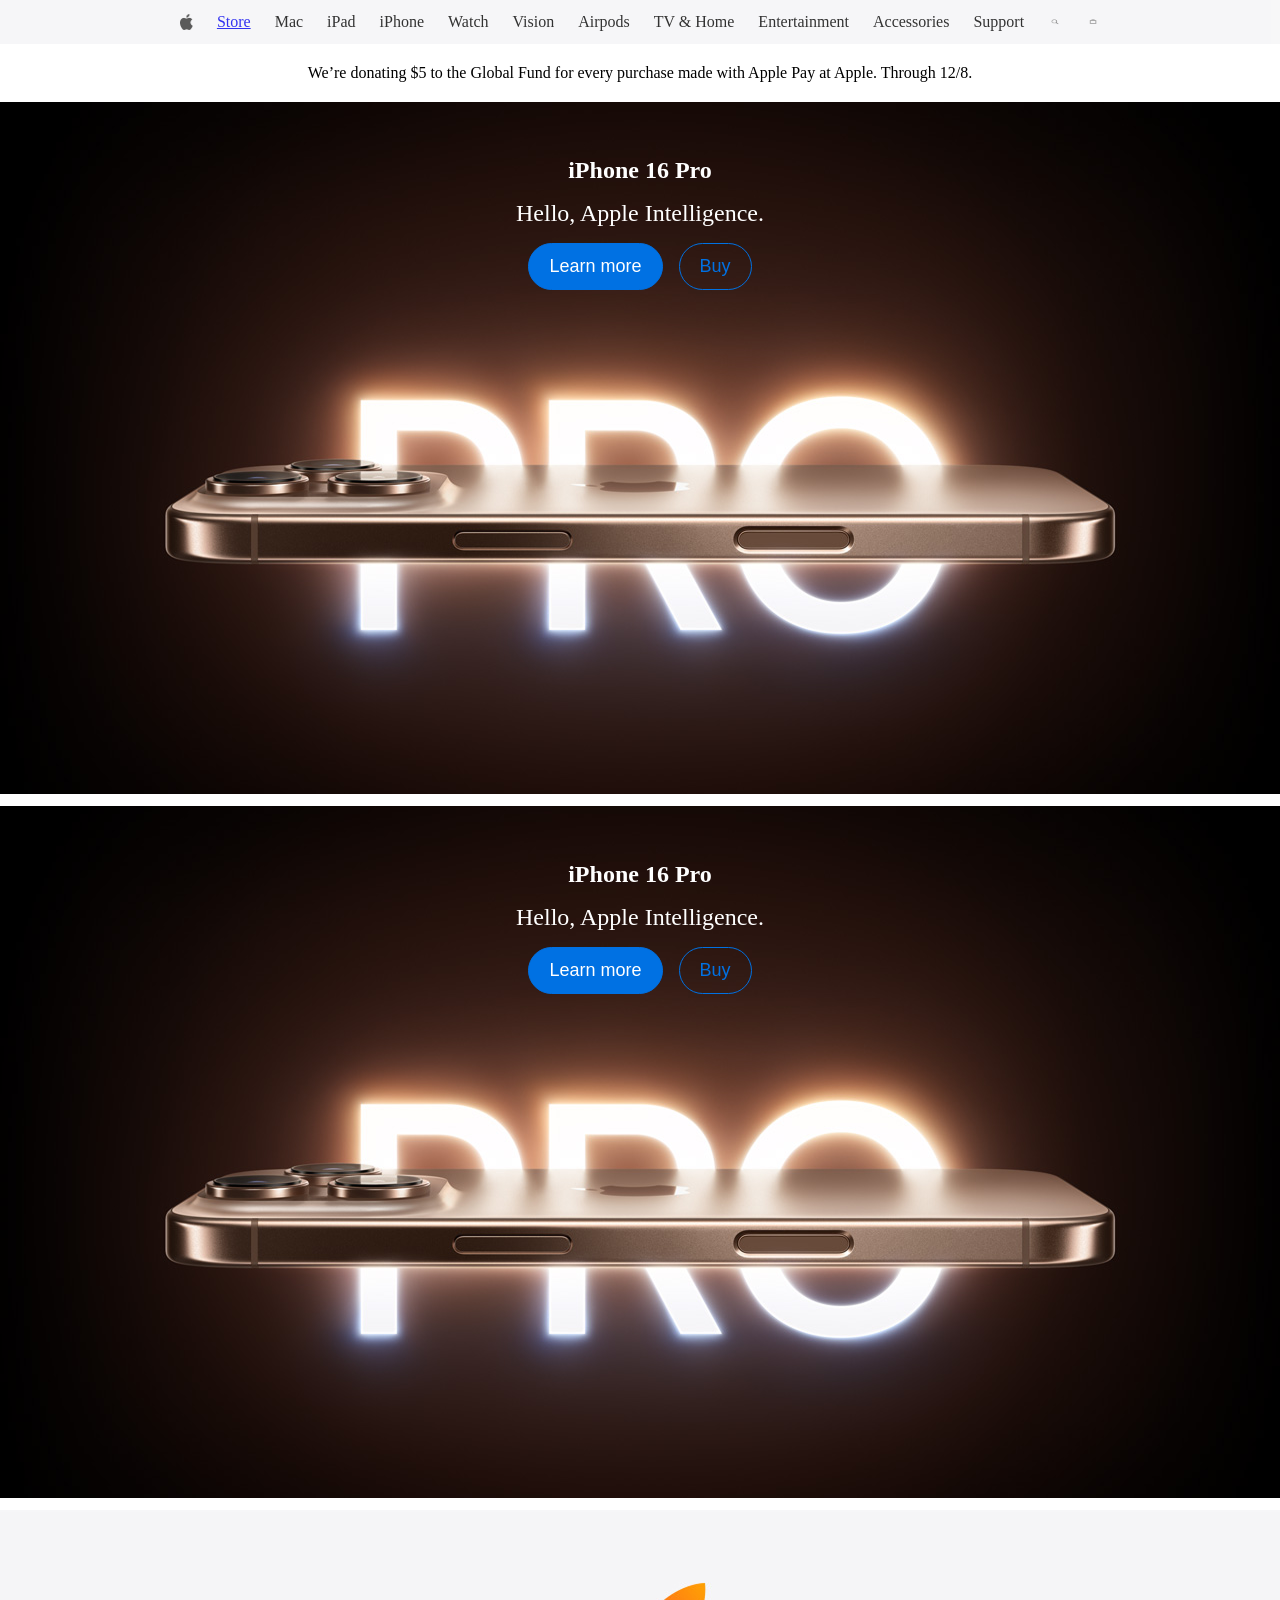
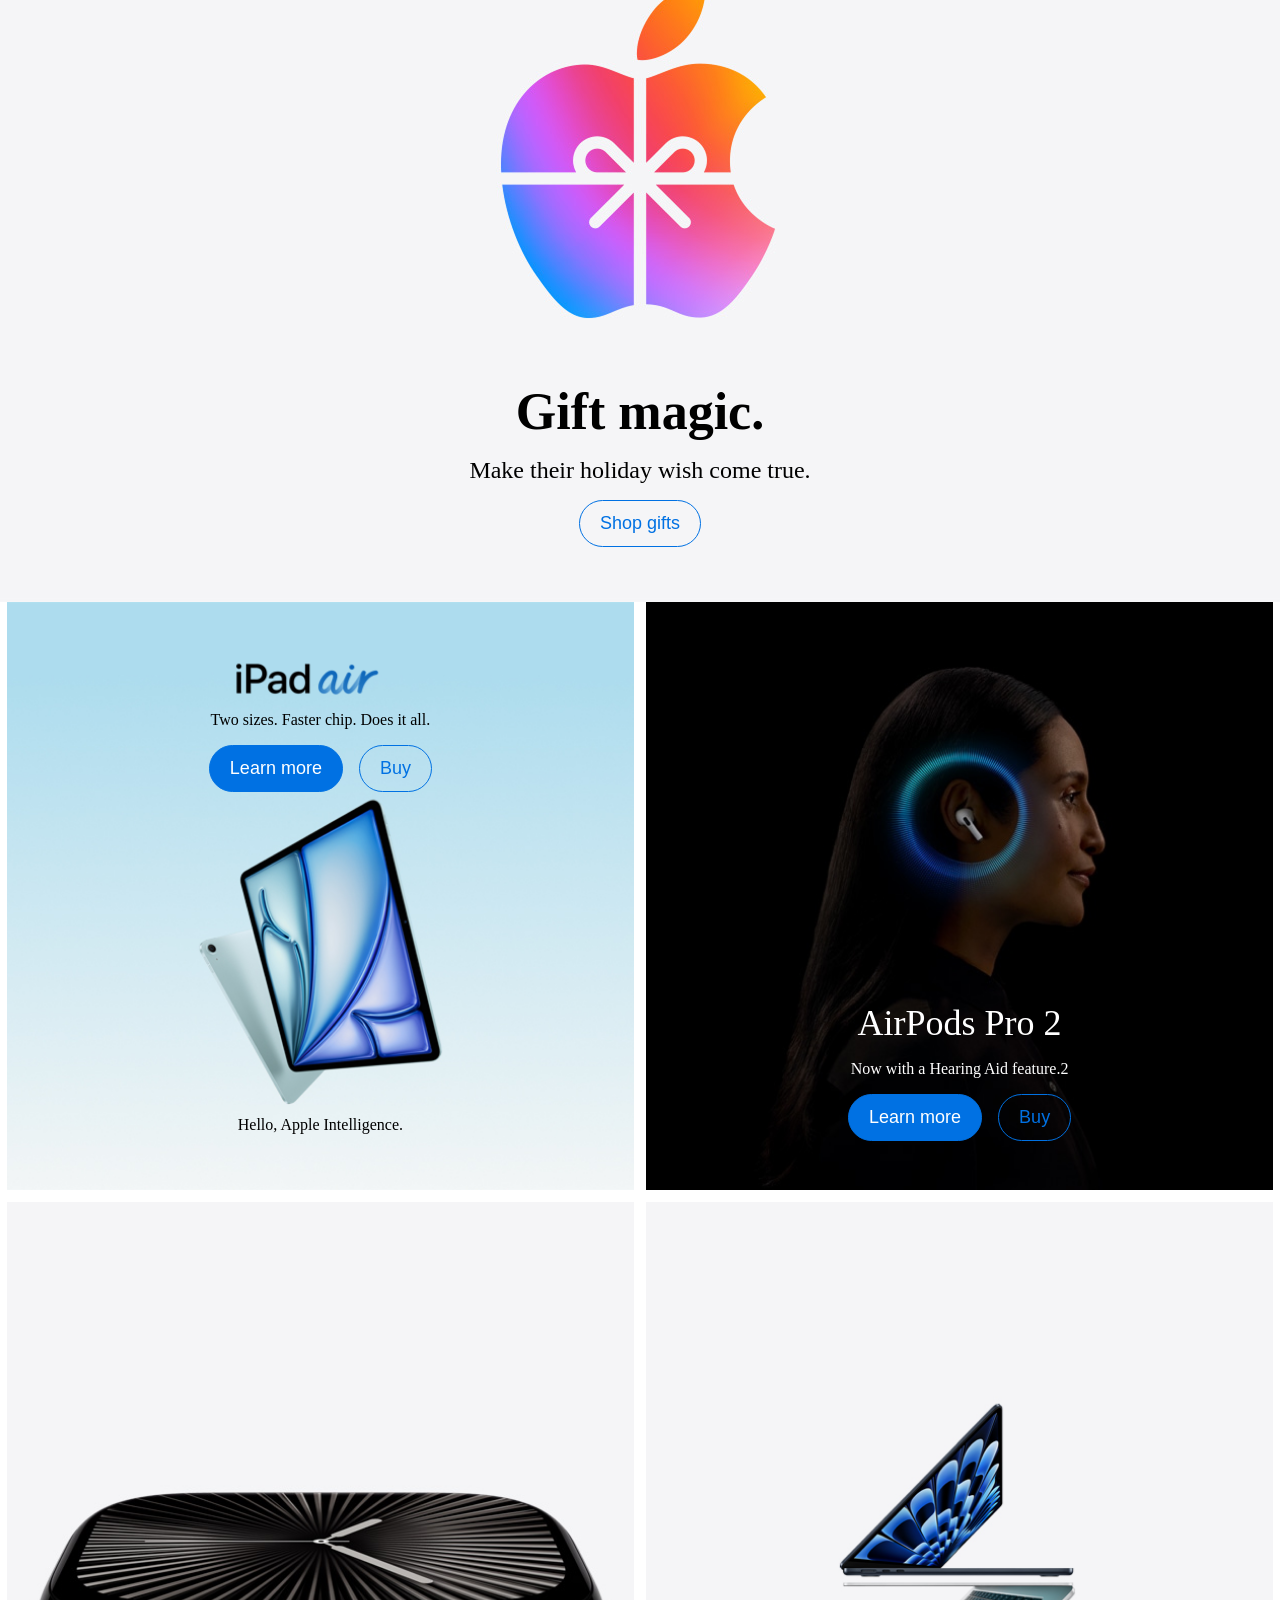
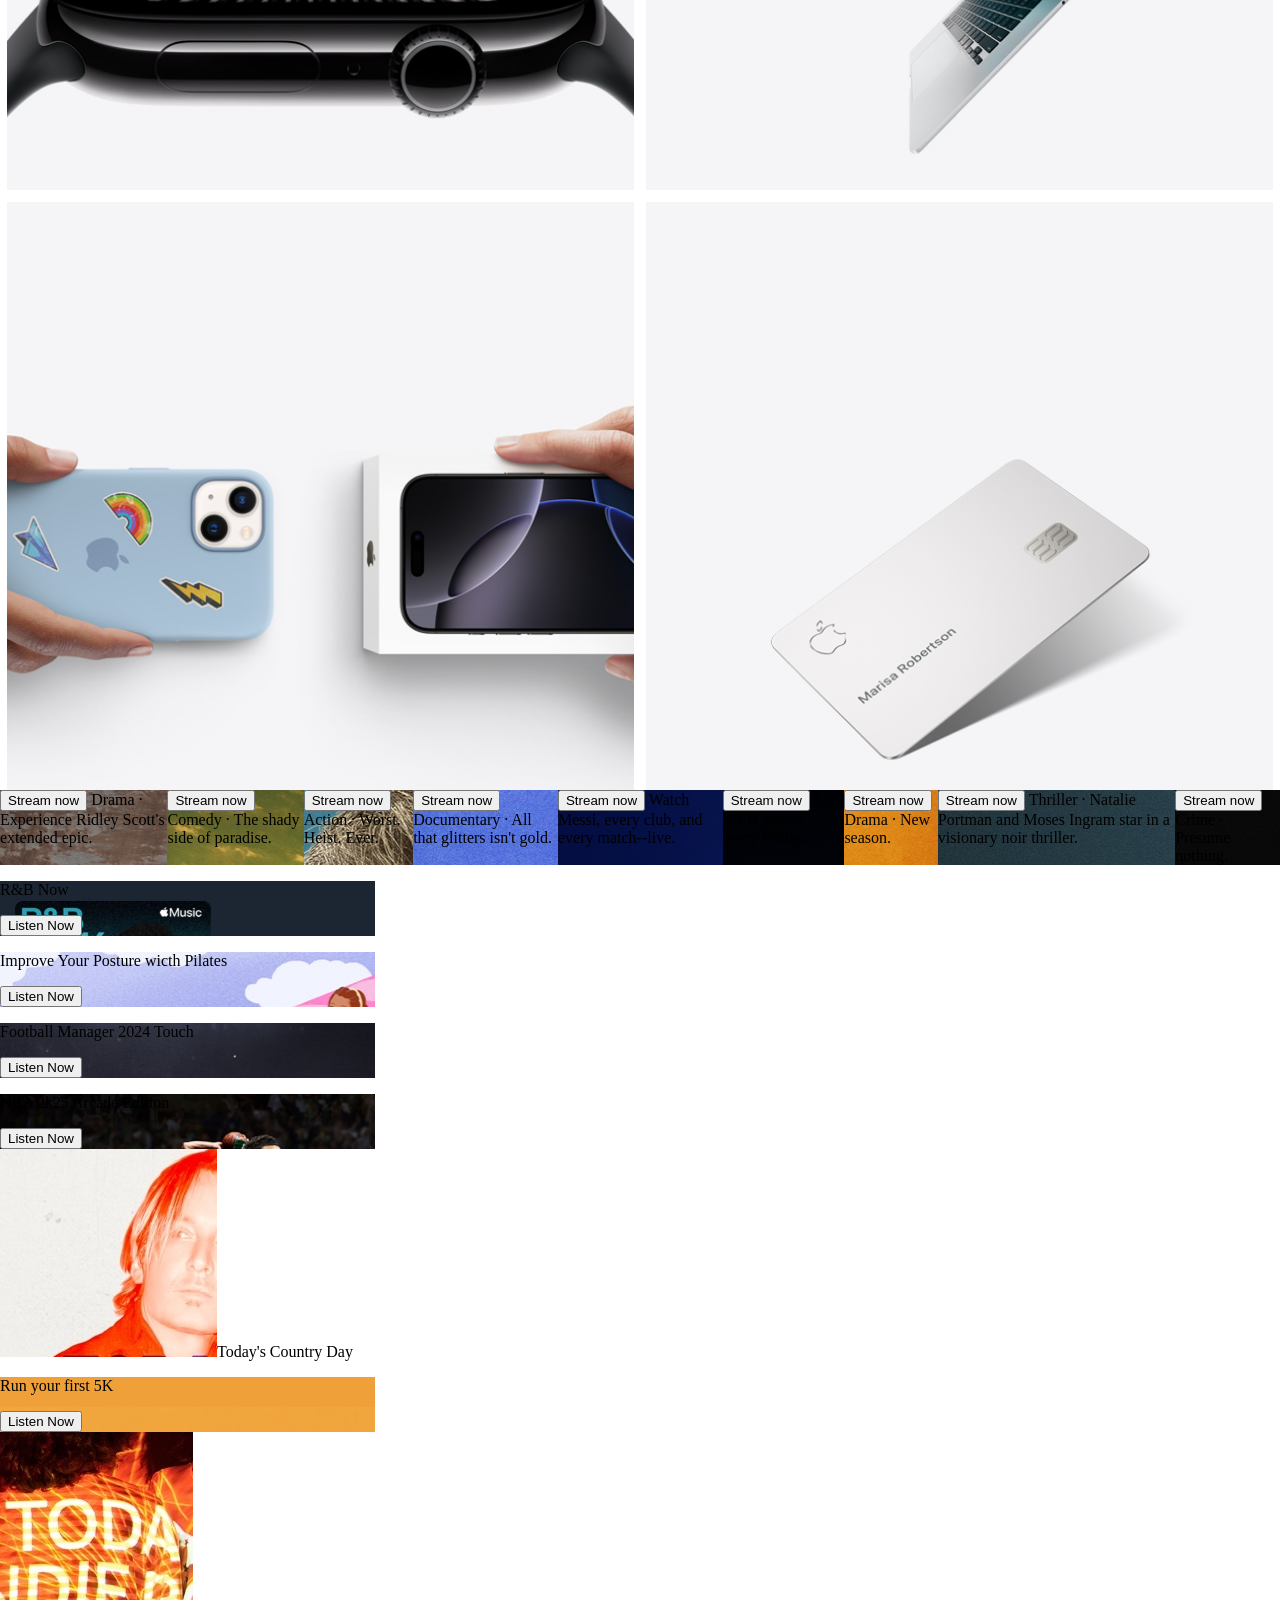
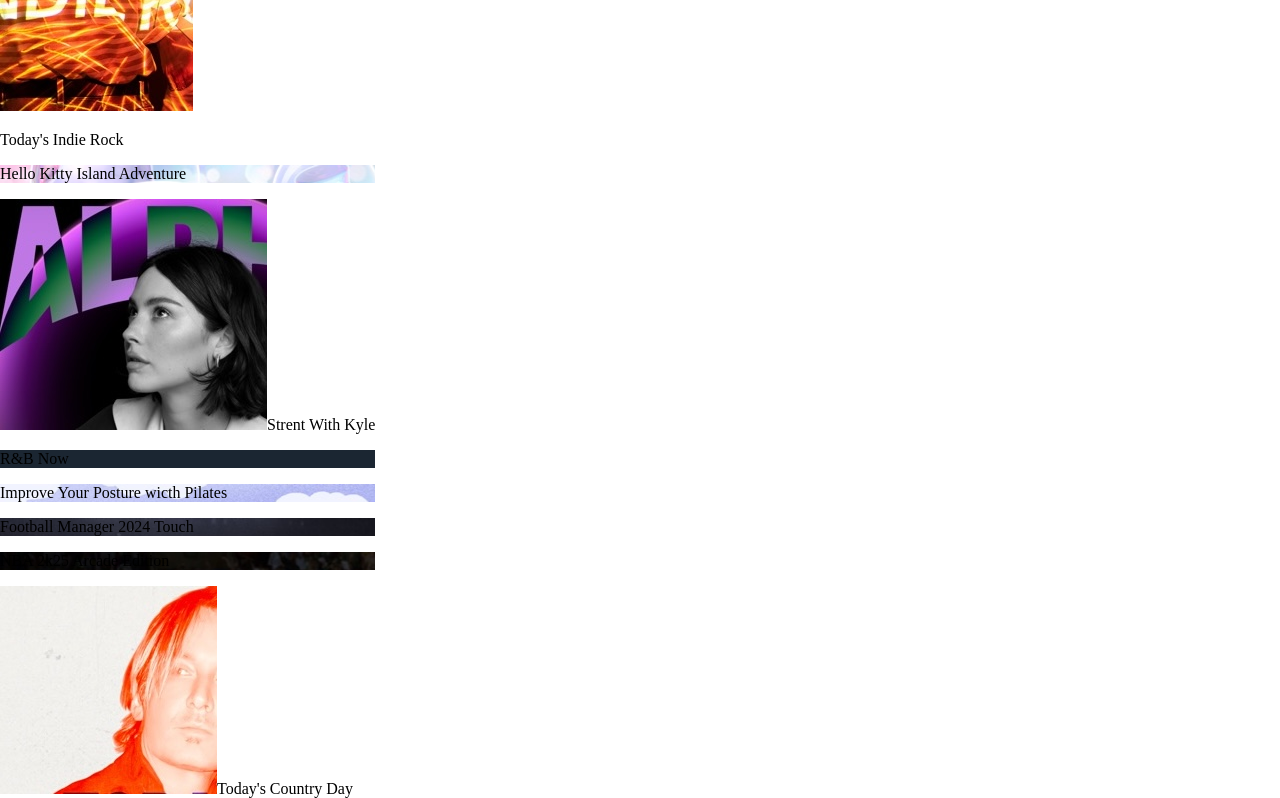
<file: index.html>
<!doctype html>
<html lang="en">
  <head>
    <meta charset="UTF-8" />
    <meta name="viewport" content="width=device-width, initial-scale=1.0" />
    <title>Apple</title>
    <link rel="stylesheet" href="style.css" />
  </head>
  <body>
    <main>
      <header class="flex">
        <img
          src="/images/Vector.png"
          alt="apple"
          style="width: 13px; height: 16px"
        />
        <div class="headerText">
          <a href="./store.html" target="_blank">Store</a>
          <div>Mac</div>
          <div>iPad</div>
          <div>iPhone</div>
          <div>Watch</div>
          <div>Vision</div>
          <div>Airpods</div>
          <div>TV & Home</div>
          <div>Entertainment</div>
          <div>Accessories</div>
          <div>Support</div>
        </div>
        <div class="headerIcons">
          <img src="/images/Item → Button - Search apple.com.png" alt="logo1" />
          <img src="/images/Item.png" alt="logo2" />
          <img src="/images/menu-icon.png" alt="logo3" />
        </div>
      </header>

      <div class="donation">
        We’re donating $5 to the Global Fund for every purchase made with
        Apple Pay at Apple. Through 12/8.
      </div>
      <div class="heroContainer">
        <section class="hero1 hero11">
          <div class="hero1text">
            <div>iPhone 16 Pro</div>
            <div>Hello, Apple Intelligence.</div>
            <div class="buttons">
              <button>Learn more</button>
              <button>Buy</button>
            </div>
          </div>
        </section>

        <section class="hero1 hero2">
          <div class="hero1text">
            <div>iPhone 16 Pro</div>
            <div>Hello, Apple Intelligence.</div>
            <div class="buttons">
              <button>Learn more</button>
              <button>Buy</button>
            </div>
          </div>
        </section>

        <section
          class="hero1 hero3"
          style="background-image: url(/images/Gift.png)"
        >
          <div class="hero3text">
            <div>Gift magic.</div>
            <div>Make their holiday wish come true.</div>
            <div class="buttons">
              <button>Shop gifts</button>
            </div>
          </div>
        </section>
      </div>

      <section class="section2 flex">
        <div class="box box1">
          <img src="./images/iPad.png" alt="" />
          <div class="box1Text flex">
            <div
              class="flex"
              style="
                flex-direction: column;
                justify-content: center;
                align-items: center;
              "
            >
              <img src="/images/Heading 3.png" alt="" />
              <p>Two sizes. Faster chip. Does it all.</p>
              <div class="buttons">
                <button>Learn more</button>
                <button>Buy</button>
              </div>
            </div>
            <div>Hello, Apple Intelligence.</div>
          </div>
        </div>

        <div class="box box2">
          <img src="/images/AirPod.png" alt="" />
          <div class="box2Text">
            <div>
              <p style="margin: 0 !important">AirPods Pro 2</p>
            </div>
            <div>
              <div>Now with a Hearing Aid feature.2</div>
            </div>
            <div class="buttons">
              <button>Learn more</button>
              <button>Buy</button>
            </div>
          </div>
        </div>

        <div class="box">
          <img src="/images/iWatch.png" alt="" />
          <div class="box3Text flex">
            <div class="box3T">
              <img src="/images/Vector.png" alt="" />
              WATCH
            </div>
            <div>SERIES 10</div>
            <p>Thistant classic</p>
            <div class="buttons">
              <button>Learn more</button>
              <button>Buy</button>
            </div>
          </div>
        </div>

        <div class="box">
          <img src="/images/laptop.png" alt="" />
          <div class="box3Text flex">
            <div class="box3T">
              <img src="/images/Vector.png" alt="" />
              Macbook Air
            </div>
            <p>Lean. Mean. M3 machine.</p>
            <div class="buttons">
              <button>Learn more</button>
              <button>Buy</button>
            </div>
          </div>
        </div>

        <div class="box">
          <img src="/images/Trade.png" alt="" />
          <div class="box3Text flex">
            <div class="box3T">
              <img src="/images/Vector.png" alt="" />
              Trade in
            </div>
            <p class="box5T">
              Get $180 $650 in credit when you trade in iPhone 12 or higher.3
            </p>
            <div>
              <button class="card5button">Get your estimate</button>
            </div>
          </div>
        </div>

        <div class="box">
          <img src="/images/Card.png" alt="" />
          <div class="box3Text flex">
            <div class="box3T">
              <img src="/images/Vector.png" alt="" />
              Card
            </div>
            <p class="box5T">
              Get up to 3% Daily Cash back with every purchase.
            </p>
            <div class="buttons">
              <button>Learn more</button>
              <button>Apply Now</button>
            </div>
          </div>
        </div>
      </section>

      <section class="slider flex">
        <div
          class="sliderItem"
          style="background-image: url(/images/napoleon.jpg)"
        >
          <div class="slider-item-info">
            <button class="info-button">Stream now</button>
            <span class="description"
              >Drama · Experience Ridley Scott's extended epic.</span
            >
          </div>
        </div>

        <div
          class="sliderItem"
          style="background-image: url(/images/bad-monkey.jpg)"
        >
          <div class="slider-item-info">
            <button class="info-button">Stream now</button>
            <span class="descript">Comedy · The shady side of paradise.</span>
          </div>
        </div>

        <div
          class="sliderItem"
          style="background-image: url(/images/instigators.jpg)"
        >
          <div class="slider-item-info">
            <button class="info-button">Stream now</button>
            <span class="descript">Action · Worst. Heist. Ever.</span>
          </div>
        </div>

        <div
          class="sliderItem"
          style="background-image: url(/images/k-pop-idols.jpg)"
        >
          <div class="slider-item-info">
            <button class="info-button">Stream now</button>
            <span class="descript"
              >Documentary · All that glitters isn't gold.</span
            >
          </div>
        </div>

        <div
          class="sliderItem"
          style="background-image: url(/images/season-pass.jpg)"
        >
          <div class="slider-item-info">
            <button class="info-button">Stream now</button>
            <span class="descript"
              >Watch Messi, every club, and every match--live.</span
            >
          </div>
        </div>

        <div
          class="sliderItem"
          style="background-image: url(/images/baseball.jpg)"
        >
          <div class="slider-item-info">
            <button class="info-button">Stream now</button>
            <span class="descript">Live MLB games, every Friday.</span>
          </div>
        </div>

        <div
          class="sliderItem"
          style="background-image: url(/images/pachinko.jpg)"
        >
          <div class="slider-item-info">
            <button class="info-button">Stream now</button>
            <span class="descript">Drama · New season.</span>
          </div>
        </div>
        <div
          class="sliderItem"
          style="background-image: url(/images/lady-in-the-lake.jpg)"
        >
          <div class="slider-item-info">
            <button class="info-button">Stream now</button>
            <span class="descript"
              >Thriller · Natalie Portman and Moses Ingram star in a visionary
              noir thriller.</span
            >
          </div>
        </div>

        <div
          class="sliderItem"
          style="background-image: url(/images/pressumed-innocent.jpg)"
        >
          <div class="slider-item-info">
            <button class="info-button">Stream now</button>
            <span class="descript">Crime · Presume nothing.</span>
          </div>
        </div>
      </section>

      <div class="bullets">
        <a href="napoleon" class="bullet"></a>
        <a href="k-pop-idaols" class="bullet"></a>
        <a href="season-pass" class="bullet"></a>
        <a href="presummed-innocent" class="bullet"></a>
        <a href="pachinko" class="bullet"></a>
        <a href="baseball" class="bullet"></a>
        <a href="lady_in_the_lake" class="bullet"></a>
        <a href="morning-show" class="bullet"></a>
      </div>

      <section class="footerSection flex">
        <div class="footer-animation">
          <div class="card1" style="background-image: url(./images/R.png)">
            <p class="cardText1">R&B Now</p>
            <div class="cardButton">
              <button>Listen Now</button>
            </div>
          </div>
          <div
            class="card1"
            style="background-image: url(./images/Background\ \(2\).png)"
          >
            <p class="cardText">Improve Your Posture wicth Pilates</p>
            <div class="cardButton">
              <button>Listen Now</button>
            </div>
          </div>
          <div class="card1" style="background-image: url(./images/3.jpg)">
            <p class="cardText">Football Manager 2024 Touch</p>
            <div class="cardButton">
              <button>Listen Now</button>
            </div>
          </div>
          <div class="card1" style="background-image: url(./images/nba.png)">
            <p class="cardText">NBA 2k25 Arcade Edition</p>
            <div class="cardButton">
              <button>Listen Now</button>
            </div>
          </div>
          <div
            class="card1"
            style="background-image: url(./images/Das.png)"
          ></div>
          <div class="card2">
            <div class="cardText2">
              <img src="/images/2 copy.jpg" class="rock" />Today's Country Day
            </div>
          </div>
          <div class="card1" style="background-image: url(./images/7.jpg)">
            <p class="cardText">Run your first 5K</p>
            <div class="cardButton">
              <button>Listen Now</button>
            </div>
          </div>
          <div class="card3">
            <div class="cardText2">
              <img src="/images/8.jpg" class="indie" alt="" />
              <p class="cardText2">Today's Indie Rock</p>
            </div>
          </div>
          <div class="card1" style="background-image: url(./images/9.jpg)">
            <p class="cardText">Hello Kitty Island Adventure</p>
          </div>
          <div class="card4">
            <div class="cardText2">
              <img src="/images/10.jpg" class="strent" alt="" />Strent With Kyle
            </div>
          </div>
          <div class="card1" style="background-image: url(./images/R.png)">
            <p class="cardText1">R&B Now</p>
          </div>
          <div
            class="card1"
            style="background-image: url(./images/Background\ \(2\).png)"
          >
            <p class="cardText">Improve Your Posture wicth Pilates</p>
          </div>
          <div class="card1" style="background-image: url(./images/3.jpg)">
            <p class="cardText">Football Manager 2024 Touch</p>
          </div>
          <div class="card1" style="background-image: url(./images/nba.png)">
            <p class="cardText">NBA 2k25 Arcade Edition</p>
          </div>
          <div
            class="card1"
            style="background-image: url(./images/Das.png)"
          ></div>
          <div class="card2">
            <div class="cardText2">
              <img src="/images/2 copy.jpg" class="rock" />Today's Country Day
            </div>
          </div>
        </div>
      </section>
    </main>
  </body>
</html>
</file>
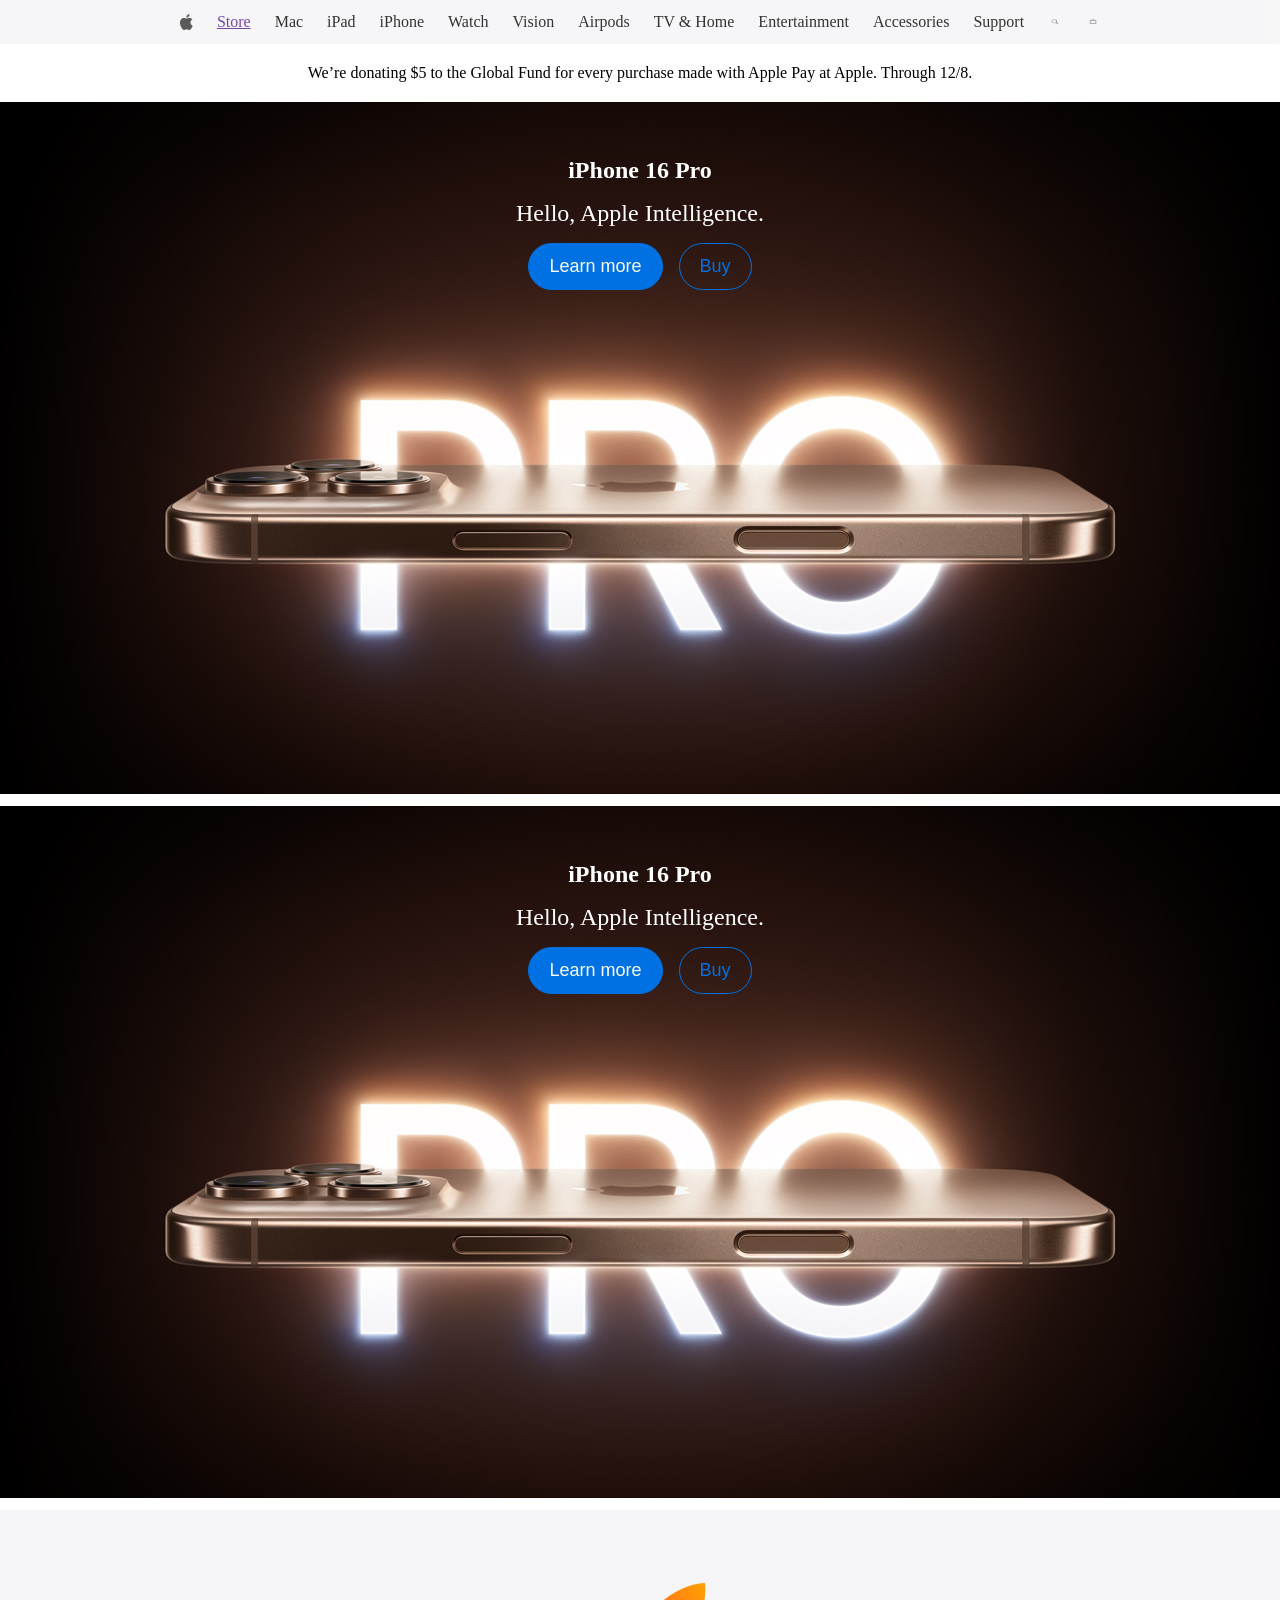
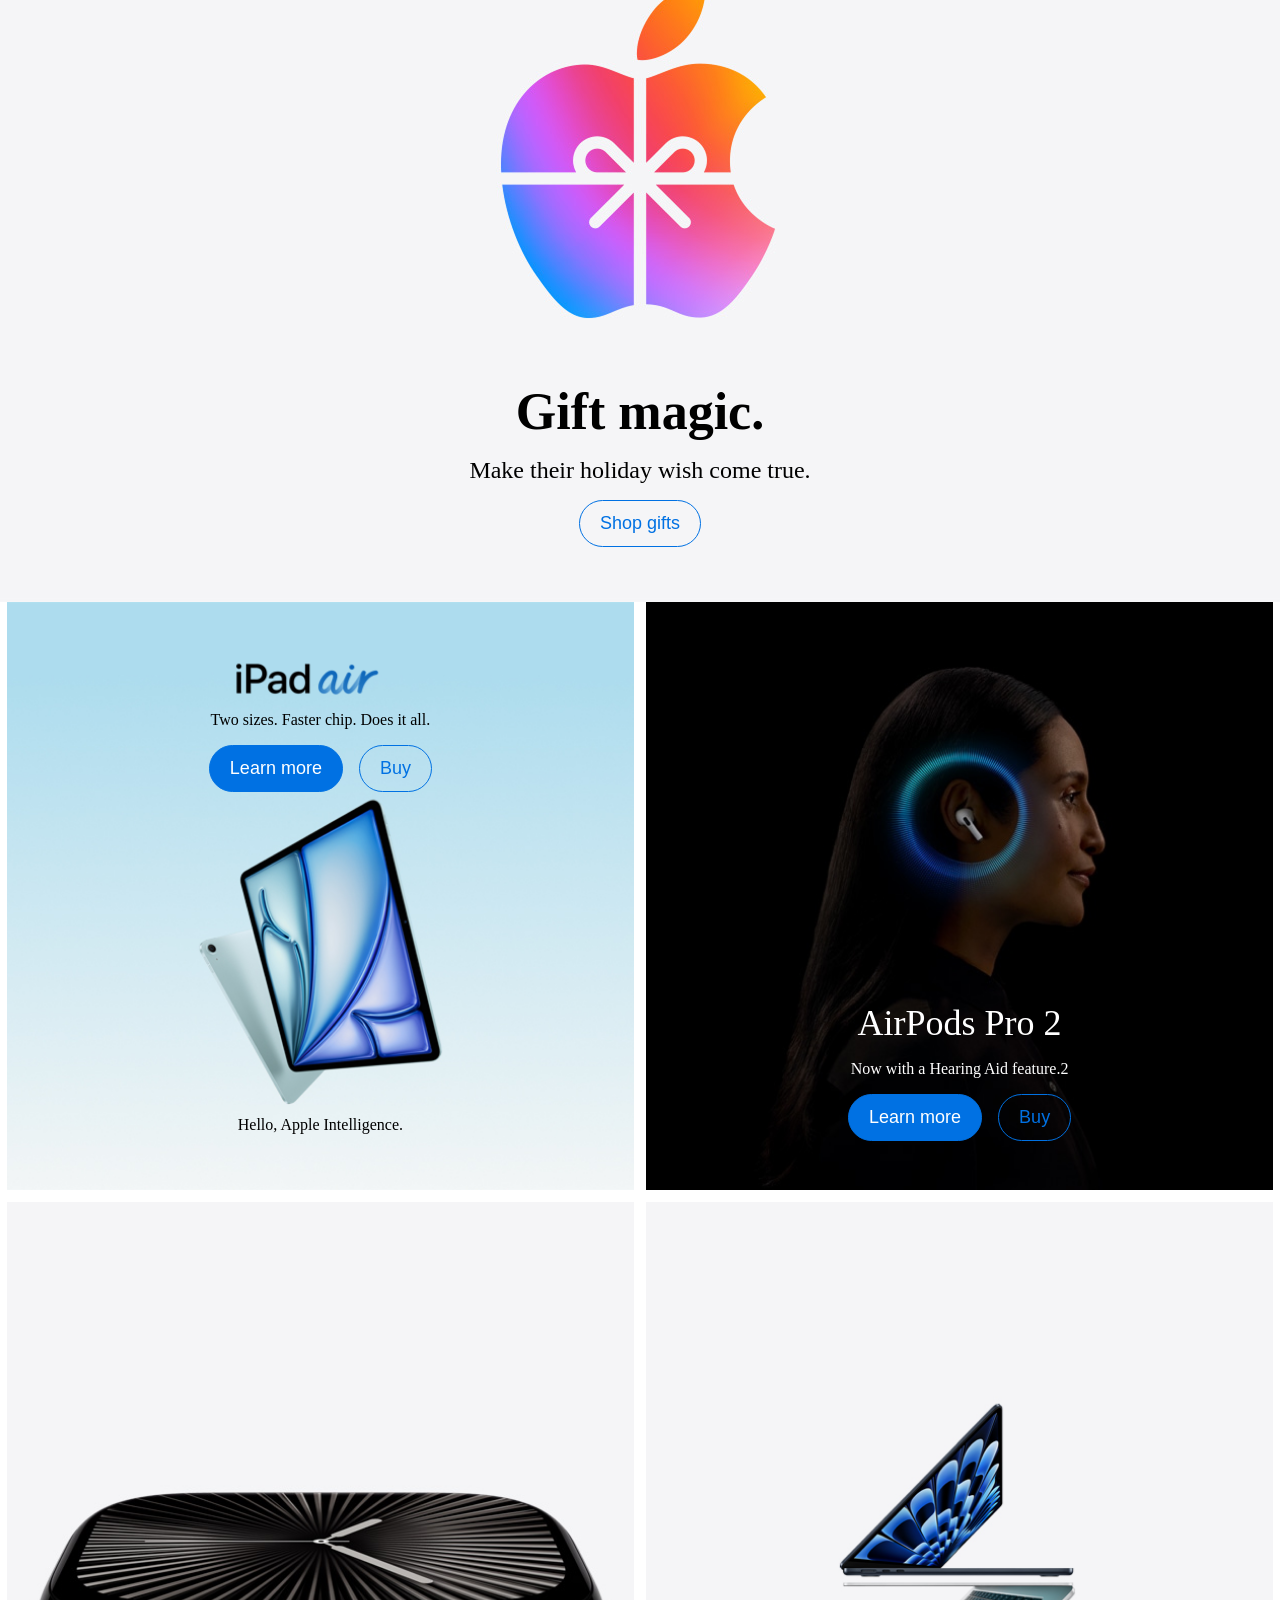
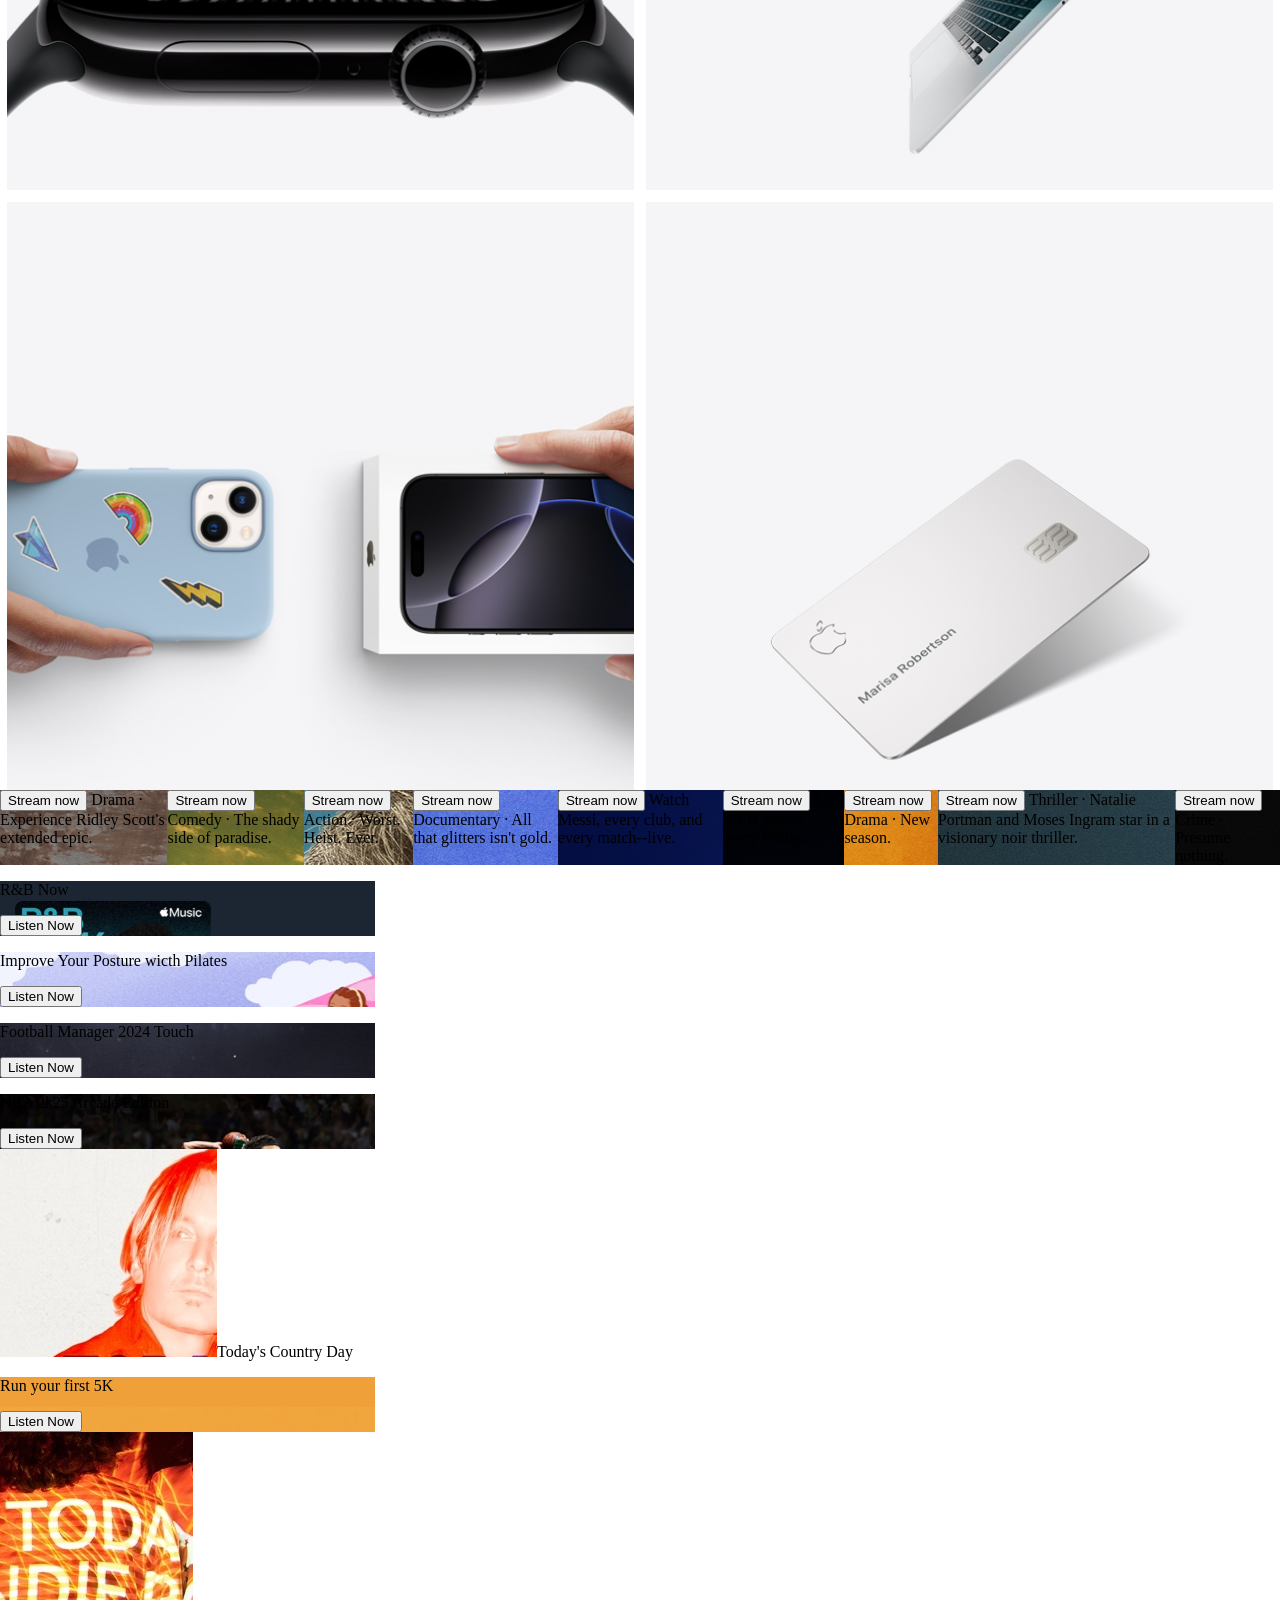
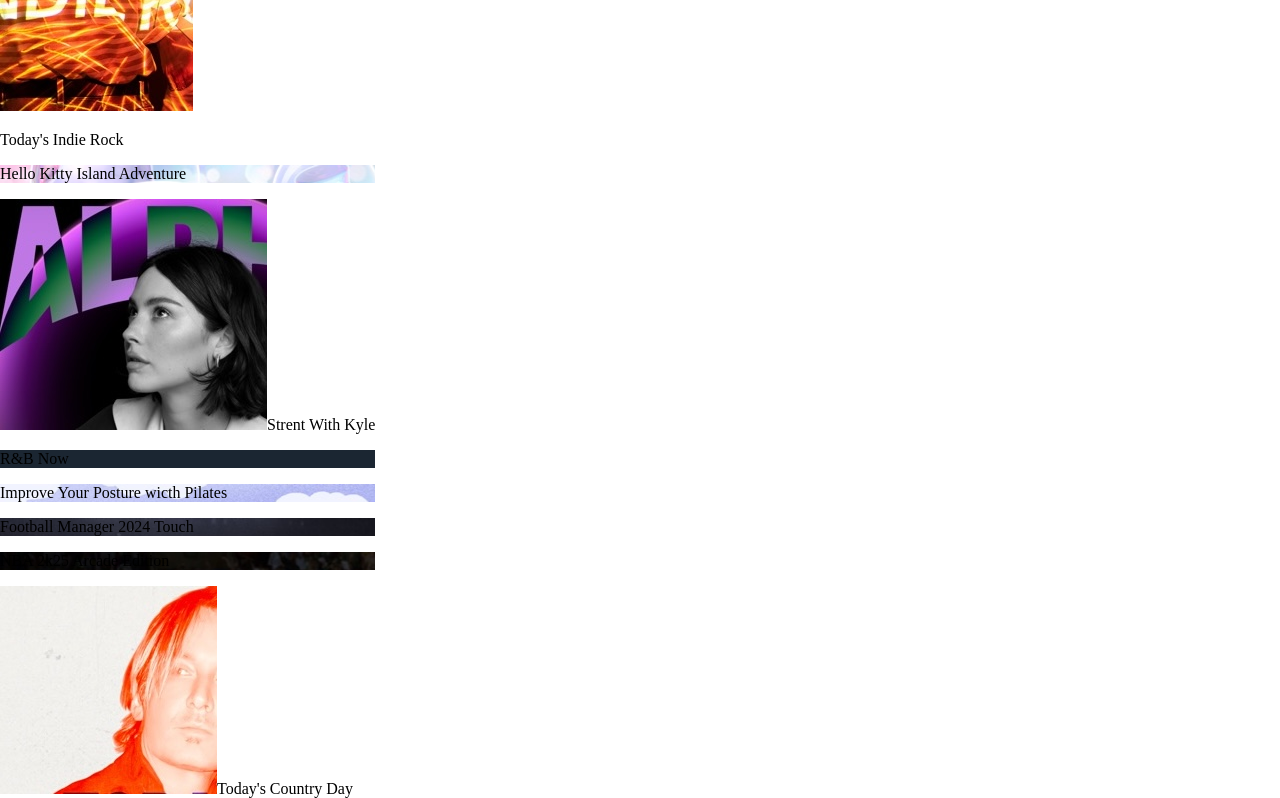
<file: indexWeb.html>
<!doctype html>
<html lang="en">
  <head>
    <meta charset="UTF-8" />
    <meta name="viewport" content="width=device-width, initial-scale=1.0" />
    <title>Apple</title>
    <link rel="stylesheet" href="style.css" />
  </head>
  <body>
    <main>
      <header class="flex">
        <img
          src="/images/Vector.png"
          alt="apple"
          style="width: 13px; height: 16px"
        />
        <div class="headerText">
          <a href="">Store</a>
          <div>Mac</div>
          <div>iPad</div>
          <div>iPhone</div>
          <div>Watch</div>
          <div>Vision</div>
          <div>Airpods</div>
          <div>TV & Home</div>
          <div>Entertainment</div>
          <div>Accessories</div>
          <div>Support</div>
        </div>
        <div class="headerIcons">
          <img src="/images/Item → Button - Search apple.com.png" alt="logo1" />
          <img src="/images/Item.png" alt="logo2" />
          <img src="/images/menu-icon.png" alt="logo3" />
        </div>
      </header>

      <div class="donation">
        We’re donating $5 to the Global Fund for every purchase made with
        Apple Pay at Apple. Through 12/8.
      </div>
      <div class="heroContainer">
        <section class="hero1 hero11">
          <div class="hero1text">
            <div>iPhone 16 Pro</div>
            <div>Hello, Apple Intelligence.</div>
            <div class="buttons">
              <button>Learn more</button>
              <button>Buy</button>
            </div>
          </div>
        </section>

        <section class="hero1 hero2">
          <div class="hero1text">
            <div>iPhone 16 Pro</div>
            <div>Hello, Apple Intelligence.</div>
            <div class="buttons">
              <button>Learn more</button>
              <button>Buy</button>
            </div>
          </div>
        </section>

        <section
          class="hero1 hero3"
          style="background-image: url(/images/Gift.png)"
        >
          <div class="hero3text">
            <div>Gift magic.</div>
            <div>Make their holiday wish come true.</div>
            <div class="buttons">
              <button>Shop gifts</button>
            </div>
          </div>
        </section>
      </div>

      <section class="section2 flex">
        <div class="box box1">
          <img src="./images/iPad.png" alt="" />
          <div class="box1Text flex">
            <div
              class="flex"
              style="
                flex-direction: column;
                justify-content: center;
                align-items: center;
              "
            >
              <img src="/images/Heading 3.png" alt="" />
              <p>Two sizes. Faster chip. Does it all.</p>
              <div class="buttons">
                <button>Learn more</button>
                <button>Buy</button>
              </div>
            </div>
            <div>Hello, Apple Intelligence.</div>
          </div>
        </div>

        <div class="box box2">
          <img src="/images/AirPod.png" alt="" />
          <div class="box2Text">
            <div>
              <p style="margin: 0 !important">AirPods Pro 2</p>
            </div>
            <div>
              <div>Now with a Hearing Aid feature.2</div>
            </div>
            <div class="buttons">
              <button>Learn more</button>
              <button>Buy</button>
            </div>
          </div>
        </div>

        <div class="box">
          <img src="/images/iWatch.png" alt="" />
          <div class="box3Text flex">
            <div class="box3T">
              <img src="/images/Vector.png" alt="" />
              WATCH
            </div>
            <div>SERIES 10</div>
            <p>Thistant classic</p>
            <div class="buttons">
              <button>Learn more</button>
              <button>Buy</button>
            </div>
          </div>
        </div>

        <div class="box">
          <img src="/images/laptop.png" alt="" />
          <div class="box3Text flex">
            <div class="box3T">
              <img src="/images/Vector.png" alt="" />
              Macbook Air
            </div>
            <p>Lean. Mean. M3 machine.</p>
            <div class="buttons">
              <button>Learn more</button>
              <button>Buy</button>
            </div>
          </div>
        </div>

        <div class="box">
          <img src="/images/Trade.png" alt="" />
          <div class="box3Text flex">
            <div class="box3T">
              <img src="/images/Vector.png" alt="" />
              Trade in
            </div>
            <p class="box5T">
              Get $180 $650 in credit when you trade in iPhone 12 or higher.3
            </p>
            <div>
              <button class="card5button">Get your estimate</button>
            </div>
          </div>
        </div>

        <div class="box">
          <img src="/images/Card.png" alt="" />
          <div class="box3Text flex">
            <div class="box3T">
              <img src="/images/Vector.png" alt="" />
              Card
            </div>
            <p class="box5T">
              Get up to 3% Daily Cash back with every purchase.
            </p>
            <div class="buttons">
              <button>Learn more</button>
              <button>Apply Now</button>
            </div>
          </div>
        </div>
      </section>

      <section class="slider flex">
        <div
          class="sliderItem"
          style="background-image: url(/images/napoleon.jpg)"
        >
          <div class="slider-item-info">
            <button class="info-button">Stream now</button>
            <span class="description"
              >Drama · Experience Ridley Scott's extended epic.</span
            >
          </div>
        </div>

        <div
          class="sliderItem"
          style="background-image: url(/images/bad-monkey.jpg)"
        >
          <div class="slider-item-info">
            <button class="info-button">Stream now</button>
            <span class="descript">Comedy · The shady side of paradise.</span>
          </div>
        </div>

        <div
          class="sliderItem"
          style="background-image: url(/images/instigators.jpg)"
        >
          <div class="slider-item-info">
            <button class="info-button">Stream now</button>
            <span class="descript">Action · Worst. Heist. Ever.</span>
          </div>
        </div>

        <div
          class="sliderItem"
          style="background-image: url(/images/k-pop-idols.jpg)"
        >
          <div class="slider-item-info">
            <button class="info-button">Stream now</button>
            <span class="descript"
              >Documentary · All that glitters isn't gold.</span
            >
          </div>
        </div>

        <div
          class="sliderItem"
          style="background-image: url(/images/season-pass.jpg)"
        >
          <div class="slider-item-info">
            <button class="info-button">Stream now</button>
            <span class="descript"
              >Watch Messi, every club, and every match--live.</span
            >
          </div>
        </div>

        <div
          class="sliderItem"
          style="background-image: url(/images/baseball.jpg)"
        >
          <div class="slider-item-info">
            <button class="info-button">Stream now</button>
            <span class="descript">Live MLB games, every Friday.</span>
          </div>
        </div>

        <div
          class="sliderItem"
          style="background-image: url(/images/pachinko.jpg)"
        >
          <div class="slider-item-info">
            <button class="info-button">Stream now</button>
            <span class="descript">Drama · New season.</span>
          </div>
        </div>
        <div
          class="sliderItem"
          style="background-image: url(/images/lady-in-the-lake.jpg)"
        >
          <div class="slider-item-info">
            <button class="info-button">Stream now</button>
            <span class="descript"
              >Thriller · Natalie Portman and Moses Ingram star in a visionary
              noir thriller.</span
            >
          </div>
        </div>

        <div
          class="sliderItem"
          style="background-image: url(/images/pressumed-innocent.jpg)"
        >
          <div class="slider-item-info">
            <button class="info-button">Stream now</button>
            <span class="descript">Crime · Presume nothing.</span>
          </div>
        </div>
      </section>

      <div class="bullets">
        <a href="napoleon" class="bullet"></a>
        <a href="k-pop-idaols" class="bullet"></a>
        <a href="season-pass" class="bullet"></a>
        <a href="presummed-innocent" class="bullet"></a>
        <a href="pachinko" class="bullet"></a>
        <a href="baseball" class="bullet"></a>
        <a href="lady_in_the_lake" class="bullet"></a>
        <a href="morning-show" class="bullet"></a>
      </div>

      <section class="footerSection flex">
        <div class="footer-animation">
          <div class="card1" style="background-image: url(./images/R.png)">
            <p class="cardText1">R&B Now</p>
            <div class="cardButton">
              <button>Listen Now</button>
            </div>
          </div>
          <div
            class="card1"
            style="background-image: url(./images/Background\ \(2\).png)"
          >
            <p class="cardText">Improve Your Posture wicth Pilates</p>
            <div class="cardButton">
              <button>Listen Now</button>
            </div>
          </div>
          <div class="card1" style="background-image: url(./images/3.jpg)">
            <p class="cardText">Football Manager 2024 Touch</p>
            <div class="cardButton">
              <button>Listen Now</button>
            </div>
          </div>
          <div class="card1" style="background-image: url(./images/nba.png)">
            <p class="cardText">NBA 2k25 Arcade Edition</p>
            <div class="cardButton">
              <button>Listen Now</button>
            </div>
          </div>
          <div
            class="card1"
            style="background-image: url(./images/Das.png)"
          ></div>
          <div class="card2">
            <div class="cardText2">
              <img src="/images/2 copy.jpg" class="rock" />Today's Country Day
            </div>
          </div>
          <div class="card1" style="background-image: url(./images/7.jpg)">
            <p class="cardText">Run your first 5K</p>
            <div class="cardButton">
              <button>Listen Now</button>
            </div>
          </div>
          <div class="card3">
            <div class="cardText2">
              <img src="/images/8.jpg" class="indie" alt="" />
              <p class="cardText2">Today's Indie Rock</p>
            </div>
          </div>
          <div class="card1" style="background-image: url(./images/9.jpg)">
            <p class="cardText">Hello Kitty Island Adventure</p>
          </div>
          <div class="card4">
            <div class="cardText2">
              <img src="/images/10.jpg" class="strent" alt="" />Strent With Kyle
            </div>
          </div>
          <div class="card1" style="background-image: url(./images/R.png)">
            <p class="cardText1">R&B Now</p>
          </div>
          <div
            class="card1"
            style="background-image: url(./images/Background\ \(2\).png)"
          >
            <p class="cardText">Improve Your Posture wicth Pilates</p>
          </div>
          <div class="card1" style="background-image: url(./images/3.jpg)">
            <p class="cardText">Football Manager 2024 Touch</p>
          </div>
          <div class="card1" style="background-image: url(./images/nba.png)">
            <p class="cardText">NBA 2k25 Arcade Edition</p>
          </div>
          <div
            class="card1"
            style="background-image: url(./images/Das.png)"
          ></div>
          <div class="card2">
            <div class="cardText2">
              <img src="/images/2 copy.jpg" class="rock" />Today's Country Day
            </div>
          </div>
        </div>
      </section>
    </main>
  </body>
</html>
</file>
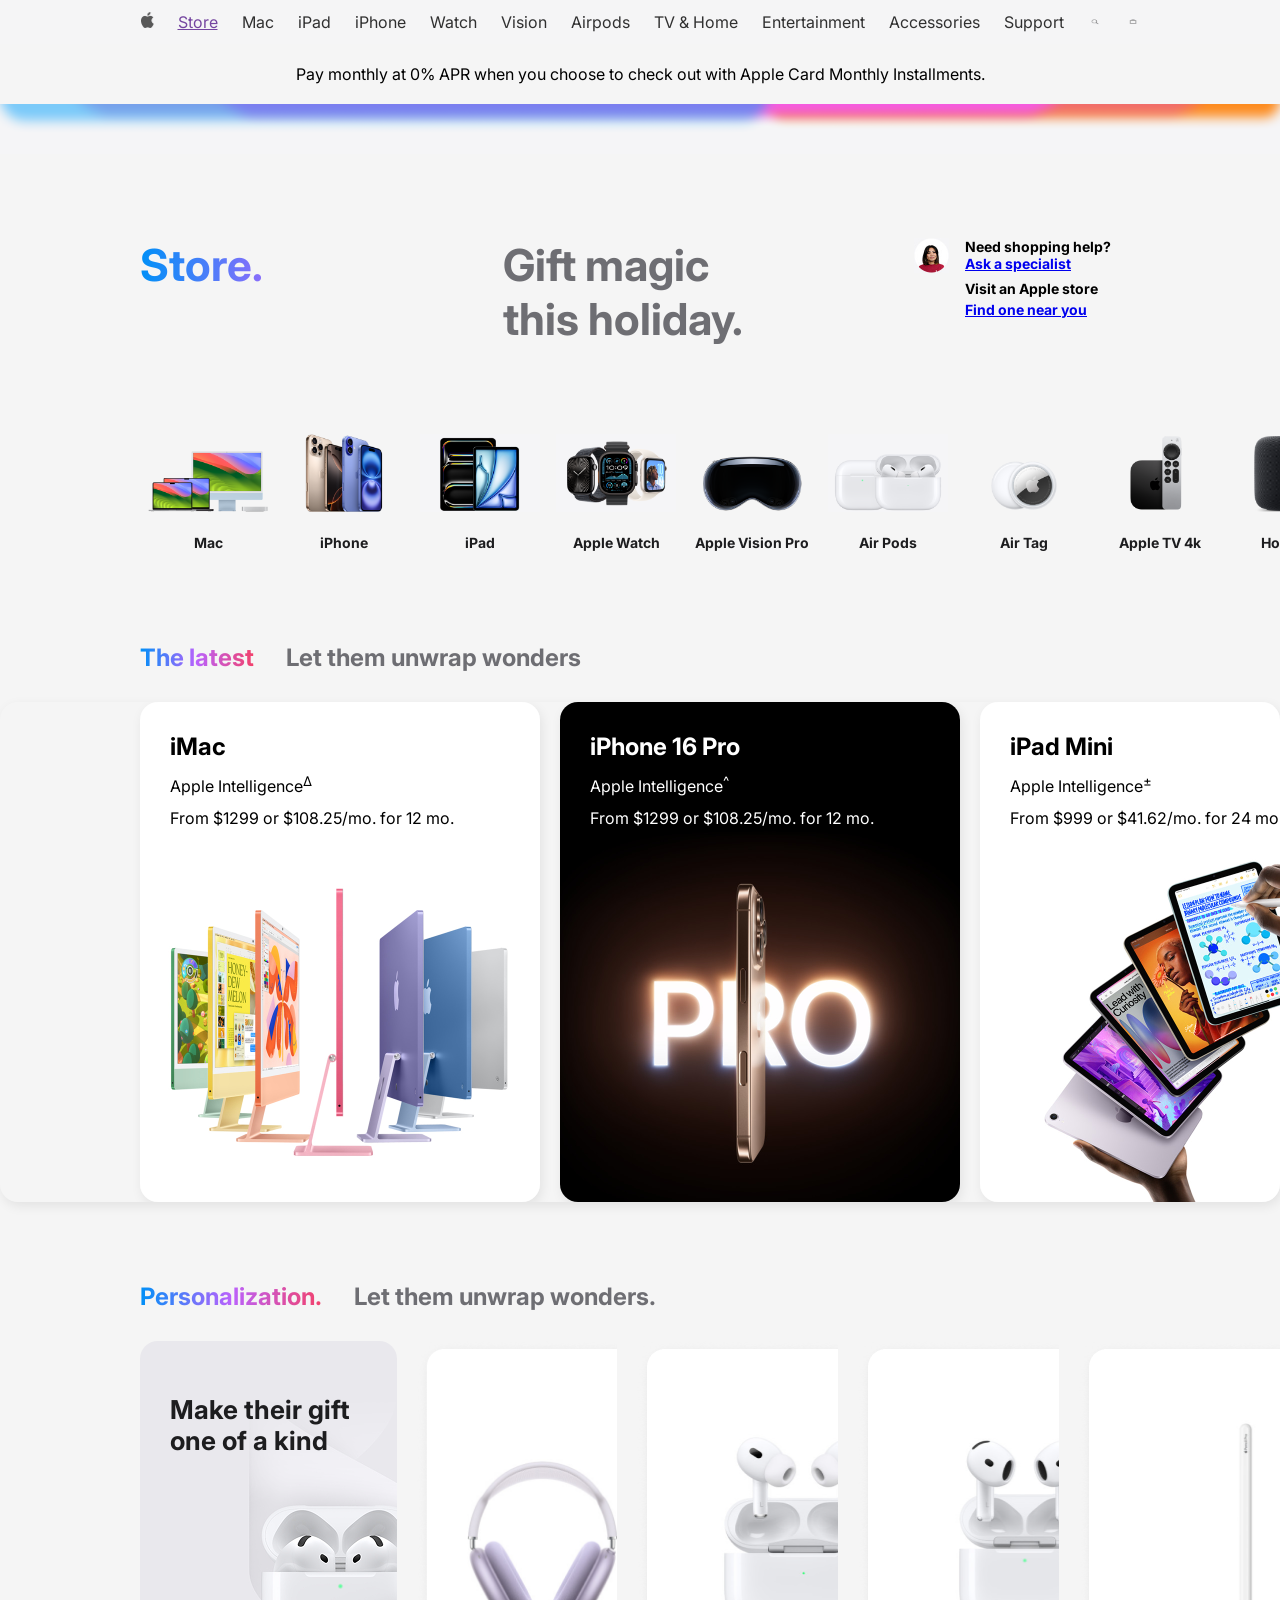
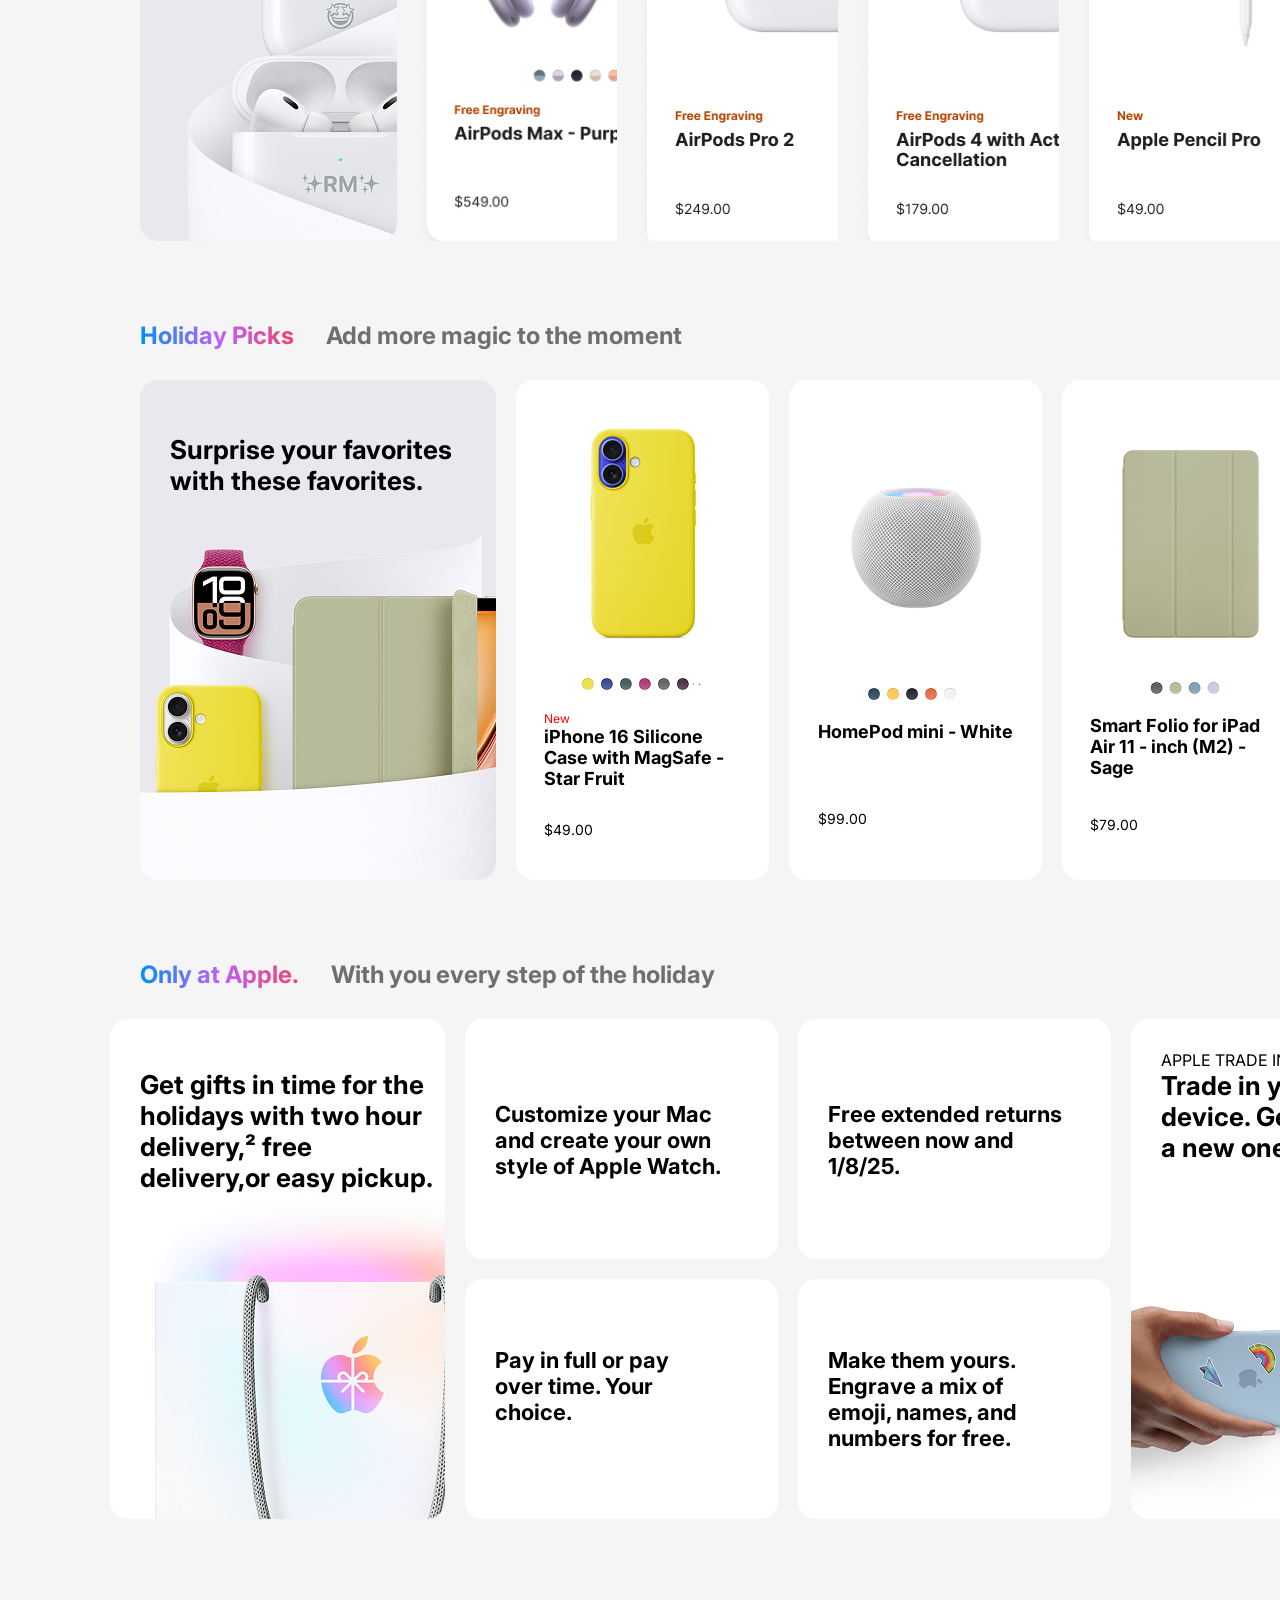
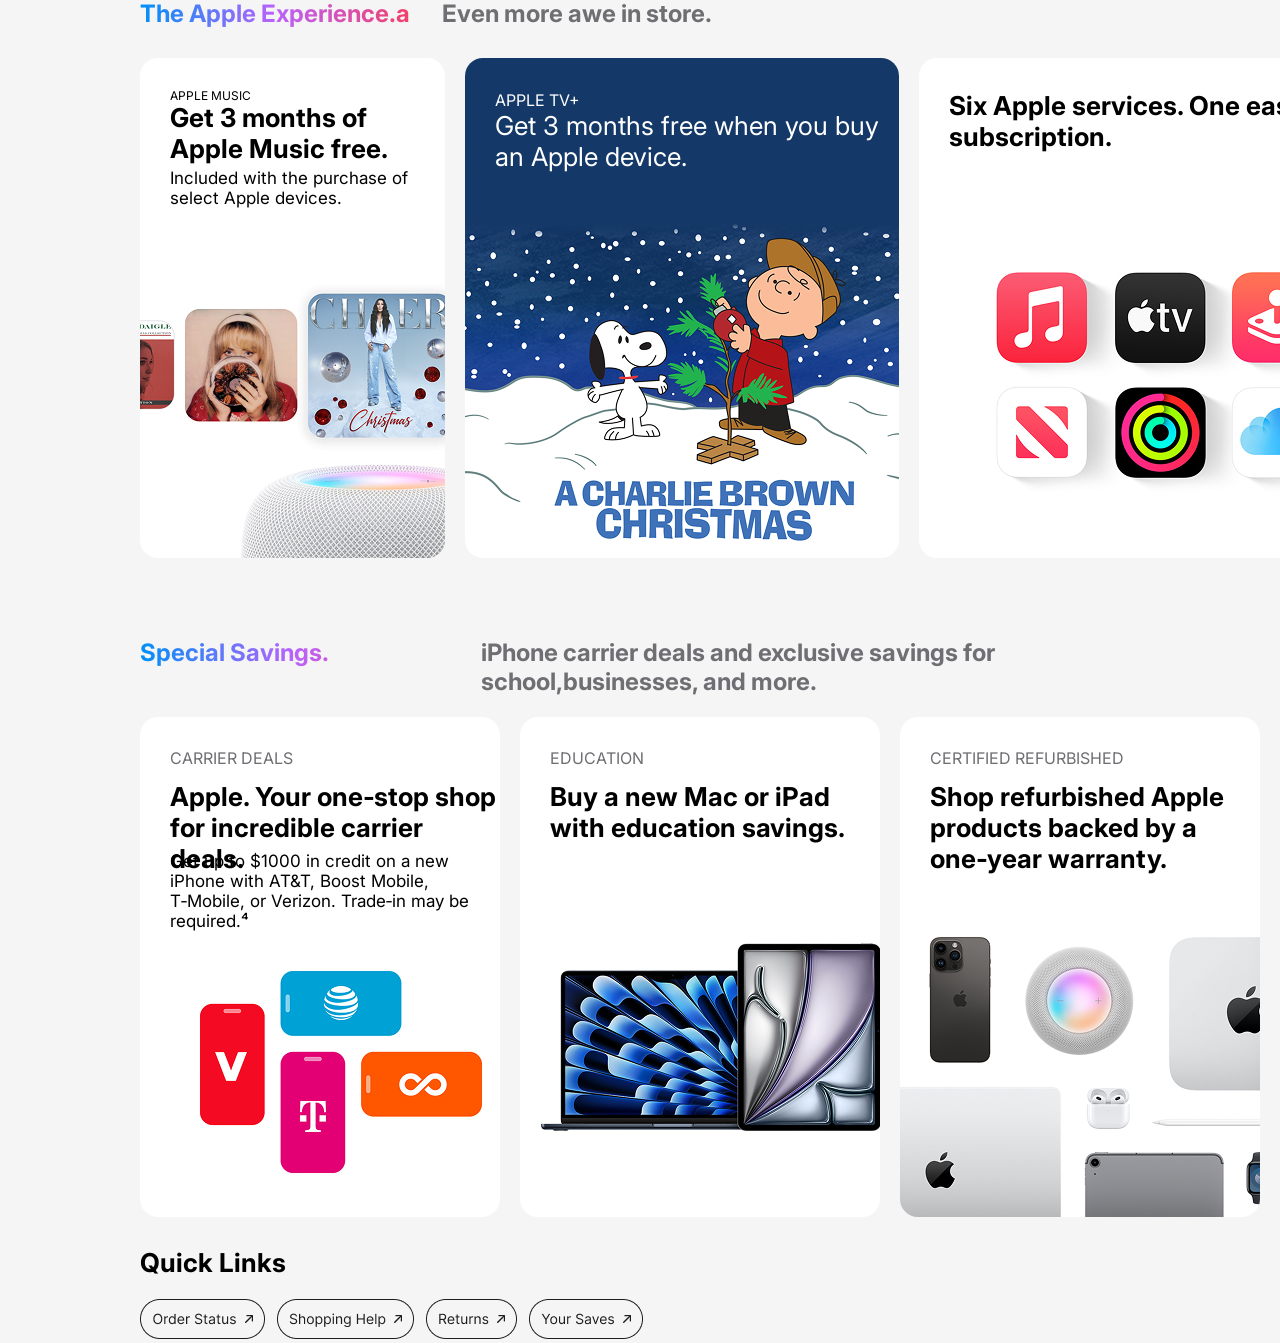
<file: store.html>
<!doctype html>
<html lang="en">
  <head>
    <meta charset="UTF-8" />
    <meta name="viewport" content="width=device-width, initial-scale=1.0" />
    <title>Apple Store</title>
    <link rel="stylesheet" href="store.css" />
  </head>
  <body>
    <main style="background-color: whitesmoke">
      <header class="flex">
        <a href="./index.html"
          ><img
            src="/images/Vector.png"
            alt="./index.html"
            style="width: 13px; height: 16px"
        /></a>

        <div class="headerText">
          <a href="">Store</a>
          <div>Mac</div>
          <div>iPad</div>
          <div>iPhone</div>
          <div>Watch</div>
          <div>Vision</div>
          <div>Airpods</div>
          <div>TV & Home</div>
          <div>Entertainment</div>
          <div>Accessories</div>
          <div>Support</div>
        </div>
        <div class="headerIcons">
          <img src="/images/Item → Button - Search apple.com.png" alt="logo1" />
          <img src="/images/Item.png" alt="logo2" />
          <img src="/images/menu-icon.png" alt="logo3" />
        </div>
      </header>

      <div class="donation">
        Pay monthly at 0% APR when you choose to check out with Apple Card
        Monthly Installments.
      </div>
      <img src="/images/store-header.png" alt="storeHead" style="width: 100%" />
      <div class="storeHeader">
        <div class="storeHead1">
          <p class="rainBow">Store.</p>
          <p class="storeSubtitle">Gift magic this holiday.</p>
        </div>

        <div class="face">
          <img src="/images/store-specialist.png" class="spec" alt="" />
          <div class="detail-contain">
            <div class="detail1">
              <h1 class="detail">Need shopping help?</h1>
              <a class="Link" href="#" target="_blank">Ask a specialist</a>
            </div>
            <div class="detail2">
              <h1 class="detail">Visit an Apple store</h1>
              <a class="Link" href="#" target="_blank">Find one near you</a>
            </div>
          </div>
        </div>
      </div>

      <div class="productCards flex">
        <div class="productCard">
          <img src="/images/11.png" class="productImage" />
          <h1 class="productTitle">Mac</h1>
        </div>

        <div class="productCard">
          <img src="/images/12.png" class="productImage" />
          <h1 class="productTitle">iPhone</h1>
        </div>

        <div class="productCard">
          <img src="/images/13.png" class="productImage" />
          <h1 class="productTitle">iPad</h1>
        </div>

        <div class="productCard">
          <img src="/images/14.png" class="productImage" />
          <h1 class="productTitle">Apple Watch</h1>
        </div>

        <div class="productCard">
          <img src="/images/15.png" class="productImage" />
          <h1 class="productTitle">Apple Vision Pro</h1>
        </div>

        <div class="productCard">
          <img src="/images/16.png" class="productImage" />
          <h1 class="productTitle">Air Pods</h1>
        </div>

        <div class="productCard">
          <img src="/images/17.png" class="productImage" />
          <h1 class="productTitle">Air Tag</h1>
        </div>

        <div class="productCard">
          <img src="/images/18.png" class="productImage" />
          <h1 class="productTitle">Apple TV 4k</h1>
        </div>

        <div class="productCard">
          <img src="/images/19.png" class="productImage" />
          <h1 class="productTitle">Home Pod</h1>
        </div>

        <div class="productCard">
          <img src="/images/20.png" class="productImage" />
          <h1 class="productTitle">Accessories</h1>
        </div>

        <div class="productCard">
          <img src="/images/last.png" class="productImage" />
          <h1 class="productTitle">Apple Gift Card</h1>
        </div>
      </div>

      <div>
        <div class="latestHeader">
          <div class="storeHead1">
            <p class="rainB">The latest</p>
            <p class="latestSubtitle">Let them unwrap wonders</p>
          </div>
        </div>
      </div>

      <div class="shrink">
        <div class="innerCard">
          <div class="innerProductcard">
            <h2>iMac</h2>
            <p>Apple Intelligence<sup>∆</sup></p>
            <p>From $1299 or $108.25/mo. for 12 mo.</p>
          </div>

          <div class="innerCard">
            <div
              class="innerProductcard"
              style="background-image: url(/images/222.jpeg)"
            >
              <div class="black">
                <h2>iPhone 16 Pro</h2>
                <p>Apple Intelligence<sup>^</sup></p>
                <p class="product-pricing">
                  From $1299 or $108.25/mo. for 12 mo.
                </p>
              </div>
            </div>
          </div>

          <div class="innerCard">
            <div
              class="innerProductcard"
              style="background-image: url(/images/333.jpeg)"
            >
              <h2>iPad Mini</h2>
              <p>Apple Intelligence<sup>±</sup></p>
              <p class="product-pricing">From $999 or $41.62/mo. for 24 mo.</p>
            </div>
          </div>

          <div class="innerCard">
            <div
              class="innerProductcard"
              style="background-image: url(/images/444.jpeg)"
            >
              <h2>Apple Watch Series 10</h2>
              <p>Thinstant classic.</p>
              <p>From $399 or $33.25/mo. for 12 mo.</p>
            </div>
          </div>

          <div class="innerCard">
            <div
              class="innerProductcard"
              style="background-image: url(/images/555.png)"
            >
              <h2>AirPods 4</h2>
              <p>Iconic. Now supersonic.</p>
              <p class="product-pricing">
                Starting at $129 with Active Noise Cancellation $179
              </p>
            </div>
          </div>

          <div class="innerCard">
            <div
              class="innerProductcard black"
              style="background-image: url(/images/666.png)"
            >
              <h2>iPhone 16</h2>
              <p>Apple Intelligence<sup>∆</sup></p>
              <p class="product-pricing">From $799 or $33.29/mo. for 24 mo.</p>
            </div>
          </div>

          <div class="innerCard">
            <div
              class="innerProductcard black"
              style="background-image: url(/images/777.png)"
            >
              <h2>Apple Watch Ultra 2</h2>
              <p>New finish. Never quit.</p>
              <p class="product-pricing">From $799 or $66.58/mo. for 12 mo.</p>
            </div>
          </div>

          <div class="innerCard">
            <div
              class="innerProductcard"
              style="background-image: url(/images/888.jpeg)"
            >
              <h2>Apple Vision Pro</h2>
              <p>Welcome to the era of spatial computing.</p>
              <p class="product-pricing">From $3499</p>
            </div>
          </div>

          <div class="innerCard">
            <div
              class="innerProductcard"
              style="background-image: url(/images/999.jpeg)"
            >
              <h2>MacBook Air</h2>
              <p>Designed to go places.</p>
              <p class="product-pricing">From $999 or $83.25/mo. for 12 mo.</p>
            </div>
          </div>

          <div class="innerCard">
            <div
              class="innerProductcard black"
              style="background-image: url(/images/101010.jpeg)"
            >
              <h2>iPad Pro</h2>
              <p>Apple Intelligence<sup>±</sup></p>
              <p class="product-pricing">From $999 or $83.25/mo. for 12 mo.</p>
            </div>
          </div>

          <div class="innerCard">
            <div
              class="innerProductcard"
              style="background-image: url(/images/last2.jpeg)"
            >
              <h2>iPad Air</h2>
              <p>Apple Intelligence<sup>±</sup></p>
              <p class="product-pricing">From $599 or $49.91/mo. for 12 mo.</p>
            </div>
          </div>
        </div>
      </div>

      <div>
        <div class="latestHeader">
          <div class="storeHead1">
            <p class="rainB">Personalization.</p>
            <p class="latestSubtitle">Let them unwrap wonders.</p>
          </div>
        </div>
      </div>

      <section class="thirdCards flex">
        <div class="thirdCard">
          <div class="thirdText">
            <p>Make their gift one of a kind</p>
          </div>
        </div>
        <div class="headPhone"></div>
        <div class="airPodpro"></div>
        <div class="air4k"></div>
        <div class="applePencil"></div>
      </section>
      <div>
        <div class="latestHeader">
          <div class="storeHead1">
            <p class="rainB">Holiday Picks</p>
            <p class="latestSubtitle">Add more magic to the moment</p>
          </div>
        </div>
      </div>

      <section class="fourthCards">
        <div class="fourth1">
          <p class="fourthText">
            Surprise your favorites with these favorites.
          </p>
        </div>

        <div class="fourth2Cards">
          <img src="./images/sec3-01.png" alt="" class="tomCardsImg1" />
          <img src="./images/ongonuud.png" alt="" class="tomCardsImg2" />
          <div class="fourth2Text">
            <div>
              <p class="red">New</p>
              <p class="redText">
                iPhone 16 Silicone Case with MagSafe - Star Fruit
              </p>
            </div>
            <div class="redCount">$49.00</div>
          </div>
        </div>

        <div class="fourth2Cards">
          <img src="./images/sec3-02.png" alt="" class="tomCardsImg1" />
          <img src="./images/mic.png" alt="" class="tomCardsImg2" />
          <div class="fourth3Text">
            <div>
              <p class="red"></p>
              <p class="redText">HomePod mini - White</p>
            </div>
            <div class="redCount">$99.00</div>
          </div>
        </div>

        <div class="fourth2Cards">
          <img src="./images/sec3-03.png" alt="" class="tomCardsImg1" />
          <img src="./images/padsmart.png" alt="" class="tomCardsImg2" />
          <div class="fourth4Text">
            <div>
              <p class="red"></p>
              <p class="redText">
                Smart Folio for iPad Air 11 - inch (M2) - Sage
              </p>
            </div>
            <div class="redCount">$79.00</div>
          </div>
        </div>

        <div class="fourth2Cards">
          <img src="./images/sec3-04.png" alt="" class="tomCardsImg1" />
          <img src="./images/beats.png" alt="" class="tomCardsImg2" />
          <div class="fourth5Text">
            <div>
              <p class="red">New</p>
              <p class="redText">
                Beats Solo 4 - On-Ear Wireless Headphones - Slate Blue
              </p>
            </div>
            <div class="redCount">$79.00</div>
          </div>
        </div>
      </section>

      <div>
        <div class="latestHeader">
          <div class="storeHead1">
            <p class="rainB">Only at Apple.</p>
            <p class="latestSubtitle">With you every step of the holiday</p>
          </div>
        </div>
      </div>

      <section class="fifthCards">
        <div class="fifthCard1">
          <div>
            <p class="fifthCardtext">
              Get gifts in time for the holidays with two hour delivery,² free
              delivery,or easy pickup.
            </p>
          </div>
        </div>
        <div class="fifthCard2">
          <div class="fifthCardbox">
            <p class="fifthText1">
              Customize your Mac and create your own style of Apple Watch.
            </p>
          </div>
          <div class="fifthCardbox1">
            <p class="fifthText2">Pay in full or pay over time. Your choice.</p>
          </div>
        </div>

        <div class="fifthCard2">
          <div class="fifthCardbox">
            <p class="fifthText1">
              Free extended returns between now and 1/8/25.
            </p>
          </div>
          <div class="fifthCardbox1">
            <p class="fifthText2">
              Make them yours. Engrave a mix of emoji, names, and numbers for
              free.
            </p>
          </div>
        </div>

        <div class="fifthCard6">
          <div>
            <p class="margin">APPLE TRADE IN</p>
            <p class="fifthCardtext1">
              Trade in your current device. Get credit toward a new one.³
            </p>
          </div>
        </div>
      </section>

      <div>
        <div class="latestHeader">
          <div class="storeHead1">
            <p class="rainB">The Apple Experience.a</p>
            <p class="latestSubtitle">Even more awe in store.</p>
          </div>
        </div>
      </div>

      <section class="sixthCards">
        <div class="sixthCard1">
          <p class="sixthText1">APPLE MUSIC</p>
          <p class="sixthText2">Get 3 months of Apple Music free.</p>
          <p class="sixthText3">
            Included with the purchase of select Apple devices.
          </p>
        </div>

        <div class="sixthCard2">
          <p class="sixthText11">APPLE TV+</p>
          <p class="sixthText22">
            Get 3 months free when you buy an Apple device.
          </p>
        </div>

        <div class="sixthCard3">
          <p class="sixthText222">Six Apple services. One easy subscription.</p>
        </div>

        <div class="sixthCard4">
          <p class="sixthText1111">APPLE INTELLIGENCE</p>
          <p class="sixthText2222">
            New features for writing, focus,communication, and more.
          </p>
        </div>
      </section>

      <div>
        <div class="latestHeader" style="width: 1150px">
          <div class="storeHead1">
            <p class="rainB1">Special Savings.</p>
            <p class="latestSubtitle">
              iPhone carrier deals and exclusive savings for school,businesses,
              and more.
            </p>
          </div>
        </div>
      </div>

      <section class="seventhCards">
        <div class="seventhCard1">
          <p class="seventhText1">CARRIER DEALS</p>
          <p class="seventhText2">
            Apple. Your one‑stop shop for incredible carrier deals.
          </p>
          <p class="seventhText3">
            Get up to $1000 in credit on a new iPhone with AT&T, Boost Mobile,
            T‑Mobile, or Verizon. Trade‑in may be required.⁴
          </p>
        </div>

        <div class="seventhCard2">
          <p class="seventhText1">EDUCATION</p>
          <p class="seventhText2">
            Buy a new Mac or iPad with education savings.
          </p>
        </div>

        <div class="seventhCard3">
          <p class="seventhText1">CERTIFIED REFURBISHED</p>
          <p class="seventhText2">
            Shop refurbished Apple products backed by a one‑year warranty.
          </p>
        </div>

        <div class="seventhCard4">
          <p class="seventhText1">BUSINESS</p>
          <p class="seventhText4">
            From enterprise to small business, we’ll work with you.
          </p>
        </div>

        <div class="seventhCard5">
          <p class="seventhText1">GOVERNMENT</p>
          <p class="seventhText2">
            Special pricing is available for state, local, and federal agencies.
          </p>
        </div>
      </section>

      <section class="footerLast">
        <div class="footText">Quick Links</div>
        <div class="footerText">
          <img src="/images/Item -_ Link.png" alt="" />
          <img src="/images/Item -_ Link (1).png" alt="" />
          <img src="/images/Item -_ Link (2).png" alt="" />
          <img src="/images/Item -_ Link (3).png" alt="" />
        </div>
      </section>
    </main>
  </body>
</html>
</file>
<file: style.css>
@import url("");
body {
  margin: 0;
  padding: 0;
  box-sizing: border-box;
}
.flex {
  display: flex;
}
main {
  max-width: 1920px;
  width: 100%;
  margin: auto;
}
header {
  display: flex;
  gap: 24px;
  height: 44px;
  align-items: center;
  justify-content: center;
  background-color: #f5f5f7;
  opacity: 0.8;
}
.headerText {
  display: flex;
  gap: 24px;
  align-items: center;
}
.headerIcons {
  display: flex;
  gap: 24px;
  align-items: center;
}
.headerIcons > img {
  width: 14px;
  height: 14px;
}
.headerIcons > :last-child {
  display: none;
}
.donation {
  width: 60%;
  display: flex;
  justify-content: center;
  text-align: center;
  padding: 20px 0px;
  vertical-align: bottom;
  margin: auto;
}
.hero1 {
  width: 100%;
  height: 692px;
  display: flex;
  justify-content: center;
  background-image: url(/images/Figure.png);
  background-position: center;
  background-size: cover;
}

.hero1text {
  display: flex;
  flex-direction: column;
  gap: 16px;
  align-items: center;
  margin-top: 55px;
}
.hero3 {
  background-image: url(/images/phone-01.png);
  align-items: end;
}
.hero3text {
  display: flex;
  flex-direction: column;
  gap: 16px;
  align-items: center;
  margin-bottom: 55px;
}
.hero3text > :first-child {
  font-size: 52px;
  font-weight: 600;
  color: black;
}
.hero3text > :nth-child(2) {
  font-size: 24px;
  color: black;
}
.hero1text > :first-child {
  font-size: 24px;
  font-weight: 600;
  color: white;
}
.hero1text > :nth-child(2) {
  font-size: 24px;
  color: white;
}
.buttons {
  display: flex;
  gap: 16px;
}
.box5T {
  text-align: center;
  width: 30%;
}
.buttons > :first-child {
  background-color: #0071e3;
  border-radius: 999px;
  border: 1px solid #0071e3;
  color: white;
  font-size: 18px;
  padding: 12px 20px;
}
.buttons > :last-child {
  background-color: transparent;
  border-radius: 999px;
  color: #0071e3;
  border: 1px solid #0071e3;
  font-size: 18px;
  padding: 12px 20px;
}
.card5button {
  background-color: #0071e3;
  border-radius: 999px;
  border: 1px solid #0071e3;
  font-size: 18px;
  color: white;
}
.heroContainer {
  display: flex;
  flex-direction: column;
  gap: 12px;
}
.section2 {
  width: 100%;
  gap: 12px;
  flex-wrap: wrap;
  justify-content: center;
}
.box {
  height: 588px;
  width: 49%;
  position: relative;
}
.box > img {
  width: 100%;
  height: 100%;
  position: absolute;
  top: 0px;
  left: 0px;
  object-fit: cover;
}

.box1Text {
  flex-direction: column;
  gap: 324px;
  align-items: center;
  position: relative;
  top: 60px;
  justify-content: center;
}
.box2Text {
  flex-direction: column;
  align-items: center;
  position: relative;
  top: 400px;
  color: white;
  display: flex;
  justify-content: center;
  gap: 16px;
}

.box2Text > :first-child {
  font-size: 36px;
  font-family: "Inter", serif;
  font-style: bold;
}
.box2Text > :nth-child() {
  font-size: 18px;
  font-family: "Inter", serif;
  height: 25px;
}
.box3Text {
  flex-direction: column;
  align-items: center;
  position: relative;
  top: 60px;
}
.box3T {
  font-size: 32px;
}

.slider {
  width: 100%;
  gap: 16px;
  overflow-x: scroll;
  padding-top: 10px;
}
.sliderItem {
  width: 1250px;
  height: 668px;
  background-image: url(./images/napoleon.jpg);
  background-size: cover;
  background-position: center;
  flex-shrink: 0;
  position: relative;
}

.slider-item-info {
  position: absolute;
  left: 47px;
  bottom: 38px;
}
.info-button {
  border: none;
  font-size: 17px;
  border-radius: 999px;
  background-color: #f5f5f7;
  justify-content: flex-end;
  width: 136px;
  height: 42px;
}
.hero2 {
  background-image: url(/images/Background.png);
}
.description {
  color: white;
  font-size: 20px;
}

.descript {
  color: white;
  font-size: 20px;
}
.bullets {
  display: flex;
  height: 30px;
  justify-content: center;
  align-items: center;
  border: 1 px solid red;
  margin-top: 14px;
  font-weight: 600;
}
.bullet {
  width: 8px;
  height: 8px;
  opacity: 0.75;
  background-color: rgba(0, 0, 0, 0.42);
  margin-inline: 7px;
  border-radius: 50%;
  column-gap: 14px;
}
.footerSection {
  width: 100%;
  overflow: hidden;
  height: 236px;
  position: relative;
  --quantity: 10;
}
.footer-animation {
  display: flex;
  width: calc(417px * 10);
  animation: scroll 15s linear infinite;
  gap: 12px;
}
.card1 {
  flex-shrink: 0;
  width: 417px;
  height: 236px;
  background-size: cover;
  background-position: center;
  border-radius: 4px;
  position: relative;
}
.cardButton {
  position: absolute;
  width: 100%;
  height: 100%;
  
  top: 0;
  left: 0;
  display: flex;
  justify-content: center;
  align-items: center;
}

.cardButton > button {
  display: none;
  border-radius: 20px;
  padding: 12px;
  background-color: #f5f5f7;
}

.card1:hover .cardButton > button {
  display: block;
}

.card2 {
  flex-shrink: 0;
  width: 417px;
  height: 236px;
  background-size: contain;
  background-position: center;
  border-radius: 4px;
  background-color: rgba(0, 0, 0, 0.2);
}
.rock {
  width: 200px;
  height: 206px;
  margin-top: 20px;
}
.indie {
  width: 200px;
  height: 180px;
  margin-top: 20px;
}
.strent {
  width: 200px;
  height: 180px;
  margin-top: 20px;
}
.cardText {
  justify-content: end;
  align-items: flex-end;
  font-size: 14px;
  font-weight: 600;
  color: white;
  margin-top: 190px;
  width: 203px;
  margin-left: 15px;
}
.cardText1 {
  display: flex;
  justify-content: center;
  align-items: center;
  flex-direction: column;
  font-size: 14px;
  font-weight: 600;
  color: white;
  margin-top: 100px;
  margin-left: 90px;
  font-weight: bold;
}
.cardText2 {
  color: black;
  display: flex;
  justify-content: flex-end;
  align-items: center;
  margin-right: 20px;
  font-weight: bold;
}
.card3 {
  flex-shrink: 0;
  width: 417px;
  height: 236px;
  background-size: contain;
  background-position: center;
  border-radius: 4px;
  background-color: rgb(64, 13, 14);
}
.card4 {
  flex-shrink: 0;
  width: 417px;
  height: 236px;
  background-size: contain;
  background-position: center;
  border-radius: 4px;
  background-color: rgb(38, 38, 38);
}
.footer-animation:hover {
  animation-play-state: paused;
}

@keyframes scroll {
  0% {
    transform: translateX(0);
  }
  100% {
    transform: translateX(-80%);
  }
}

@media (max-width: 768px) {
  header {
    justify-content: space-between;
    padding: 0px 15px;
  }
  .headerText {
    display: none;
  }
  .headerIcons > :last child {
    display: block;
  }
  .sliderItem {
    height: 368px;
  }
}

@media (max-width: 390px) {
  .box {
    width: 100%;
  }
  .sliderItem {
    height: 495px;
  }

  .hero11 {
    background-image: url(./images/phone-03.png);
    background-position: center;
    background-size: cover;
    align-items: end;
    height: 500px;
  }
  .hero3 {
    background-image: url(/images/phone-03@2x.png);
  }
  .hero1text {
    margin-bottom: 36px;
  }

  .hero2 {
    background-image: url(./images/phone-02.png);
    height: 500px;
  }
  .sliderItem {
    width: 274px;
    height: 495px;
  }
}
</file>
<file: store.css>
@import url("https://fonts.googleapis.com/css2?family=Inter:ital,opsz,wght@0,14..32,100..900;1,14..32,100..900&display=swap");

* {
  margin: 0;
  padding: 0;
  box-sizing: border-box;
}
body {
  margin: 0;
  padding: 0;
  box-sizing: border-box;
  font-family: "Inter", serif;
}
.flex {
  display: flex;
}
main {
  max-width: 1920px;
  width: 100%;
  margin: auto;
}
header {
  width: 100%;
  display: flex;
  gap: 24px;
  height: 44px;
  align-items: center;
  justify-content: center;
  background-color: #f5f5f7;
  opacity: 0.8;
}
.headerText {
  display: flex;
  gap: 24px;
  align-items: center;
}
.headerIcons {
  display: flex;
  gap: 24px;
  align-items: center;
}
.headerIcons > img {
  width: 14px;
  height: 14px;
}
.headerIcons > :last-child {
  display: none;
}
.donation {
  width: 60%;
  display: flex;
  justify-content: center;
  text-align: center;
  padding: 20px 0px;
  vertical-align: bottom;
  margin: auto;
  font-weight: 400;
}
.storeHead {
  width: 100%;
}
.storeHeader {
  width: 100%;
  height: 100px;

  margin: 80px 0px;
  display: flex;
  justify-content: space-between;
  padding-inline: 140px;
}
.latestHeader {
  width: 1616px;
  height: 29px;

  margin: 80px 0px 30px;
  display: flex;
  justify-content: space-between;
  padding-inline: 140px;
}
.storeTitle {
  width: 129px;
  height: 52px;

  color: black;
}
.storeHead1 {
  flex-direction: row;
  display: flex;
  gap: 32px;
}
.rainBow {
  width: 100%;
  font-size: 44px;
  font-weight: 700;
  font-family: "Inter", sans-serif;
  background: linear-gradient(90deg, #0090f7 0%, #ba62fc 50%, #f2416b 100%);
  -webkit-background-clip: text;
  background-clip: text;
  -webkit-text-fill-color: transparent;
  color: transparent;
  display: inline-block;
}
.rainB {
  font-size: 24px;
  font-weight: 700;
  font-family: "Inter", sans-serif;
  background: linear-gradient(90deg, #0090f7 0%, #ba62fc 50%, #f2416b 100%);
  -webkit-background-clip: text;
  background-clip: text;
  -webkit-text-fill-color: transparent;
  color: transparent;
  display: inline-block;
}
.storeSubtitle {
  color: #6e6e73;
  font-size: 44px;
  font-weight: 700;
}
.latestSubtitle {
  color: #6e6e73;
  font-size: 24px;
  font-weight: 700;
}
.face {
  width: 226px;
  height: 100px;
  display: flex;
  gap: 16px;
  flex-direction: row;
}
.spec {
  width: 35px;
  height: 35px;
}
.detail-contain {
  display: flex;
  flex-direction: column;
  gap: 8px;
}
.detail1 {
  display: flex;
  flex-direction: column;
  font-size: 14px;
  font-weight: 700;
}
.detail2 {
  display: flex;
  flex-direction: column;
  font-size: 14px;
  font-weight: 700;
  gap: 4px;
}
.detail {
  width: 175px;
  display: flex;
  flex-direction: column;
  font-size: 14px;
  font-weight: 700;
}
.Link {
  column-gap: 5px;
  display: flex;
}

.productCards {
  width: 1896px;
  height: 145px;
  margin-bottom: 60px;
  padding-inline: 140px;
}
.productCard {
  padding: 16px 8px;
}
.productImage {
  width: 120px;
  height: 78px;
}
.productTitle {
  font-size: 14px;
  color: #1d1d1f;
  margin-top: 18px;
  font-weight: 700;
  text-align: center;
}
.innerCard {
  width: 100vw;
  column-gap: 20px;
  display: flex;
  flex-wrap: nowrap;
  scroll-snap-type: x mandatory;
}
.innerProductcard {
  width: 400px;
  height: 500px;
  padding: 30px;
  display: flex;
  flex-shrink: 0;
  row-gap: 12px;
  border-radius: 18px;
  flex-direction: column;
  scroll-snap-align: start;
  box-shadow: rgba(0, 0, 0, 0.08) 2px 4px 12px 0px;
  background: url(/images/111.jpeg) center / cover no-repeat;
}
.shrink {
  overflow-x: scroll;
  row-gap: 12px;
  border-radius: 18px;
  flex-direction: column;
  scroll-snap-align: start;
  box-shadow: rgba(0, 0, 0, 0.08) 2px 4px 12px 0px;
  padding-left: 140px;
}
.black {
  color: white;
  display: flex;
  flex-shrink: 0;
  cursor: pointer;
  row-gap: 12px;
  border-radius: 18px;
  flex-direction: column;
  scroll-snap-align: start;
}
.thirdCards {
  width: 100%;
  display: flex;
  gap: 20px;
  border-radius: 19px;
  padding-left: 140px;
}
.thirdCard {
  width: 400px;
  height: 500px;
  border-radius: 18px;
  background-image: url(/images/sec2-01.png);
}
.thirdText {
  font-size: 26px;
  font-weight: 700;
  color: #1d1d1f;
  width: 197px;
  margin-left: 30px;
  padding-top: 53px;
  flex-shrink: 0;
}
.headPhone {
  width: 313px;
  height: 500px;
  background-image: url(/images/Listitem.png);
  position: relative;
  background-size: cover;
}
.airPodpro {
  width: 313px;
  height: 500px;
  background-image: url(/images/Listitem2.png);
}
.air4k {
  width: 313px;
  height: 500px;
  background-image: url(/images/Listitem3.png);
}
.applePencil {
  width: 313px;
  height: 500px;
  background-image: url(/images/Listitem4.png);
}
.fourthCards {
  width: 100%;
  display: flex;
  gap: 20px;
  border-radius: 19px;
  padding-left: 140px;
}
.fourth1 {
  width: 400px;
  height: 500px;
  background-image: url(/images/images-13.png);
  border-radius: 18px;
}
.fourthText {
  width: 326px;
  height: 66px;
  font-size: 26px;
  font-weight: 700;
  font-style: bold;
  margin-left: 30px;
  margin-top: 54px;
}

.fourth2Cards {
  width: 313px;
  height: 500px;
  background-color: #ffffff;
  display: flex;

  flex-direction: column;
  border-radius: 18px;
  justify-content: center;
  align-items: center;
}

.tomCardsImg1 {
  width: 230px;
  height: 230px;
  object-fit: cover;
  gap: 79px;
}
.tomCardsImg2 {
  width: 253px;
  height: 58px;
  object-fit: cover;
}

.fourth2Text {
  display: flex;
  flex-direction: column;
  gap: 32px;
  padding: 0px 28px;
}
.red {
  color: red;
  font-size: 12px;
}
.redText {
  font-size: 18px;
  font-weight: 700;
  font-style: bold;
}
.redCount {
  font-size: 14px;
  font-weight: 400;
}
.fourth3Text {
  display: flex;
  flex-direction: column;
  gap: 68px;
  padding: 0px 28px;
}
.fourth3gap {
  gap: 21px;
}
.fourth5Text {
  display: flex;
  flex-direction: column;
  gap: 5px;
  padding: 0px 28px;
}
.fourth4Text {
  display: flex;
  flex-direction: column;
  gap: 38px;
  padding: 0px 28px;
}
.fifthCards {
  width: 100%;
  display: flex;
  gap: 20px;
  border-radius: 19px;
  padding-left: 110px;
}
.fifthCard1 {
  width: 480px;
  height: 500px;
  background-image: url(/images/sec4-.png);

  border-radius: 18px;
}
.fifthCardtext {
  width: 305px;
  height: 130px;
  font-size: 26px;
  font-weight: 700;
  margin-top: 50px;
  margin-left: 30px;
}
.fifthCard2 {
  width: 313px;
  height: 500px;
  display: flex;
  flex-direction: column;
  gap: 20px;
}
.fifthText1 {
  width: 238px;
  height: 84px;
  font-size: 22px;
  font-weight: 700;
  margin-left: 30px;
  margin-top: 82px;
}
.fifthText2 {
  width: 225px;
  height: 84px;
  font-size: 22px;
  font-weight: 700;
  margin-left: 30px;
  margin-top: 68px;
}
.fifthCardbox {
  width: 313px;
  height: 240px;
  background-color: white;
  border-radius: 18px;
}
.fifthCardbox1 {
  width: 313px;
  height: 240px;
  background-color: white;
  border-radius: 18px;
}
.fifthCard6 {
  width: 480px;
  height: 500px;
  background-image: url(/images/sec4--1.png);

  border-radius: 18px;
}
.margin {
  margin-top: 31px;
  margin-left: 30px;
}
.fifthCardtext1 {
  width: 330px;
  height: 96px;
  font-size: 26px;
  font-weight: 700;
  margin-left: 30px;
}
.sixthCards {
  width: 100%;
  display: flex;
  gap: 20px;
  border-radius: 19px;
  padding-left: 140px;
}
.sixthCard1 {
  width: 480px;
  height: 500px;
  background-image: url(/images/sec6-01.png);
  column-gap: 10px;

  border-radius: 18px;
}
.sixthText1 {
  width: 98px;
  height: 14px;
  font-size: 12px;
  margin-left: 30px;
  margin-top: 30px;
}
.sixthText2 {
  width: 275px;
  height: 66px;
  font-size: 26px;
  font-weight: 700;

  margin-left: 30px;
}
.sixthText3 {
  width: 259px;
  height: 41px;
  font-size: 17px;
  font-weight: 400;

  margin-left: 30px;
}
.sixthCard2 {
  width: 480px;
  height: 500px;
  background-image: url(/images/sec6-02.png);
  column-gap: 10px;

  border-radius: 18px;
}
.sixthText22 {
  width: 404px;
  height: 66px;
  font-size: 26px;
  margin-left: 30px;
  color: white;
}
.sixthText11 {
  color: white;
  margin-left: 30px;
  margin-top: 32px;
}
.sixthCard3 {
  width: 480px;
  height: 500px;
  background-image: url(/images/sec6-03.png);
  column-gap: 10px;

  border-radius: 18px;
}
.sixthText222 {
  width: 442px;
  height: 66px;
  color: black;
  font-size: 26px;
  font-weight: 700;
  margin-left: 30px;
  margin-top: 32px;
}
.sixthCard4 {
  width: 480px;
  height: 500px;
  background-image: url(/images/sec6-04.png);
  column-gap: 10px;

  border-radius: 18px;
}
.sixthText1111 {
  width: 128px;
  height: 16px;
  margin-left: 30px;
  margin-top: 10px;
}
.sixthText2222 {
  width: 384px;
  height: 96px;
  margin-left: 30px;
  margin-top: 34px;
  font-size: 26px;
  font-weight: 700;
}
.seventhCards {
  width: 100%;
  display: flex;
  gap: 20px;
  border-radius: 19px;
  padding-left: 140px;
}
.rainB1 {
  font-size: 24px;
  font-weight: 700;
  width: 500px;
  font-family: "Inter", sans-serif;
  background: linear-gradient(90deg, #0090f7 0%, #ba62fc 50%, #f2416b 100%);
  -webkit-background-clip: text;
  background-clip: text;
  -webkit-text-fill-color: transparent;
  color: transparent;
  display: inline-block;
}
.seventhCards {
  width: 100%;
  display: flex;
  gap: 20px;
  border-radius: 19px;
  padding-left: 140px;
  overflow-x: scroll;
  margin-top: 50px;
}
.seventhCard1 {
  width: 400px;
  height: 500px;
  background-image: url(/images/sec7-01.png);
  border-radius: 18px;
}
.seventhText1 {
  width: 205px;
  height: 16px;
  color: #6e6e73;
  margin-left: 30px;
  margin-top: 31px;
}
.seventhText2 {
  width: 330px;
  height: 60px;
  font-size: 26px;
  font-weight: 700;
  font-style: "Inter";
  margin-left: 30px;
  margin-top: 17px;
}
.seventhText3 {
  width: 320px;
  height: 80px;
  font-size: 17px;
  font-weight: 400;
  font-style: "Inter";
  margin-left: 30px;
  margin-top: 10px;
}
.seventhCard2 {
  width: 400px;
  height: 500px;
  background-image: url(/images/sec7-02.png);
  border-radius: 18px;
}
.seventhCard3 {
  width: 400px;
  height: 500px;
  background-image: url(/images/sec7-03.png);
  border-radius: 18px;
}
.seventhCard4 {
  width: 400px;
  height: 500px;
  background-image: url(/images/sec7-04.png);
  border-radius: 18px;
}
.seventhText4 {
  color: white;
  width: 330px;
  height: 60px;
  font-size: 26px;
  font-weight: 700;
  font-style: "Inter";
  margin-left: 30px;
  margin-top: 17px;
}
.seventhCard5 {
  width: 400px;
  height: 500px;
  background-image: url(/images/sec7-05.png);
  border-radius: 18px;
}
.footerLast {
  width: 1920px;
  height: 96px;
  margin-top: 30px;
  padding-left: 140px;
}
.footText {
  width: 1640px;
  height: 32px;
  font-size: 26px;
  font-weight: 700;
}
.footerText {
  width: 1640px;
  height: 40px;
  display: flex;
  margin-top: 20px;
  gap: 12px;
}
</file>
